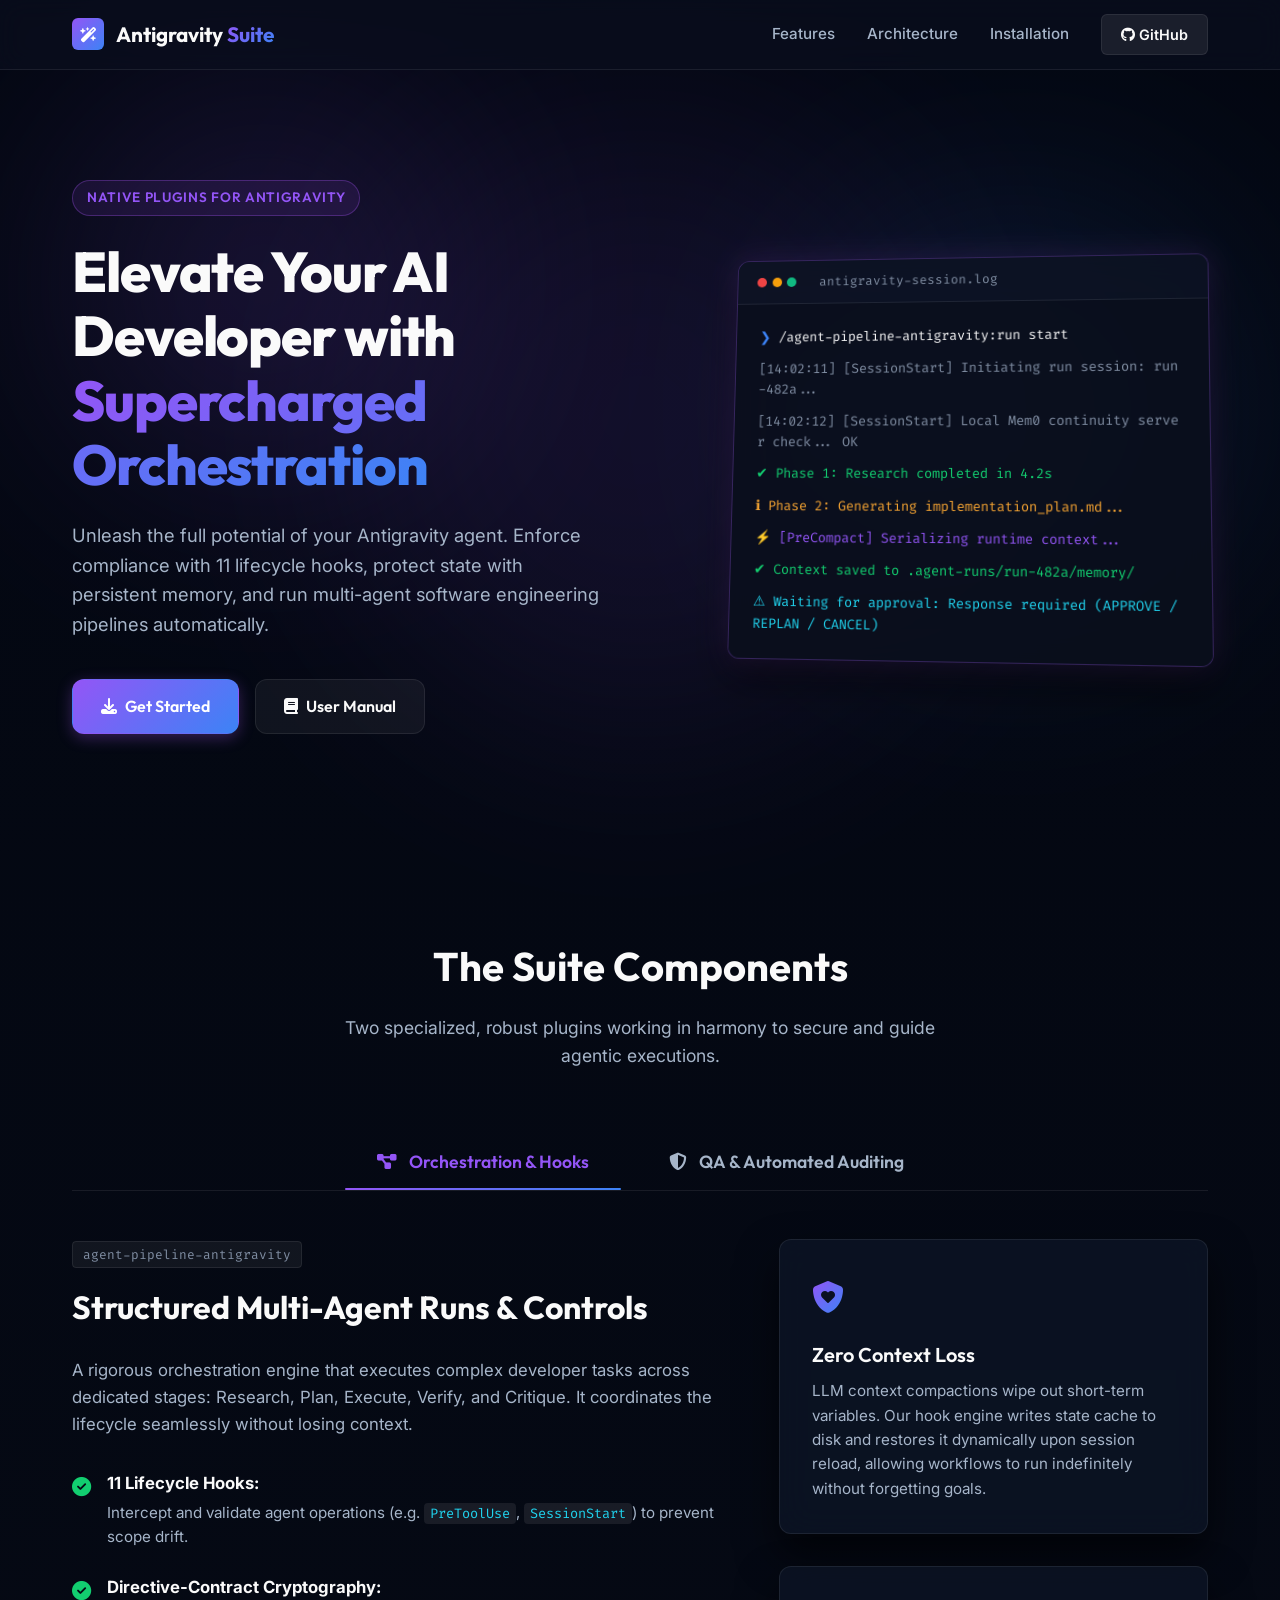
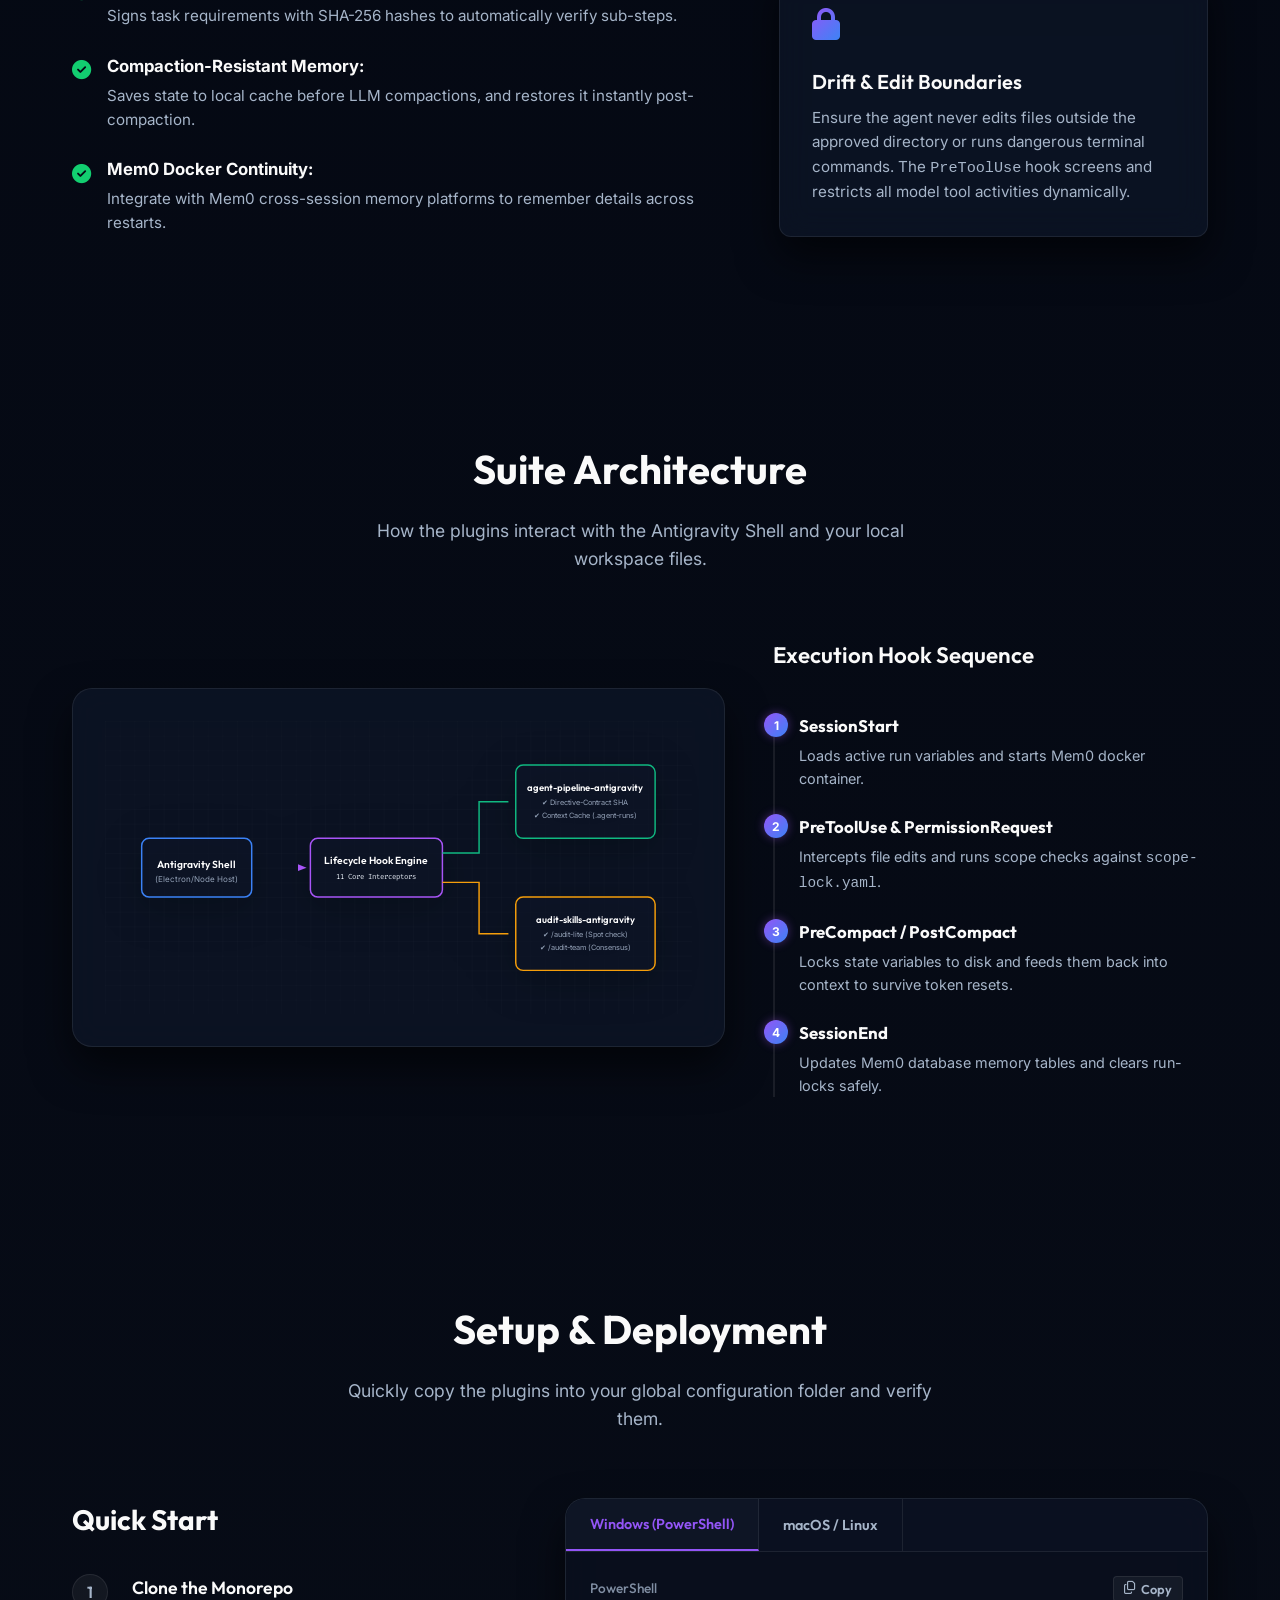
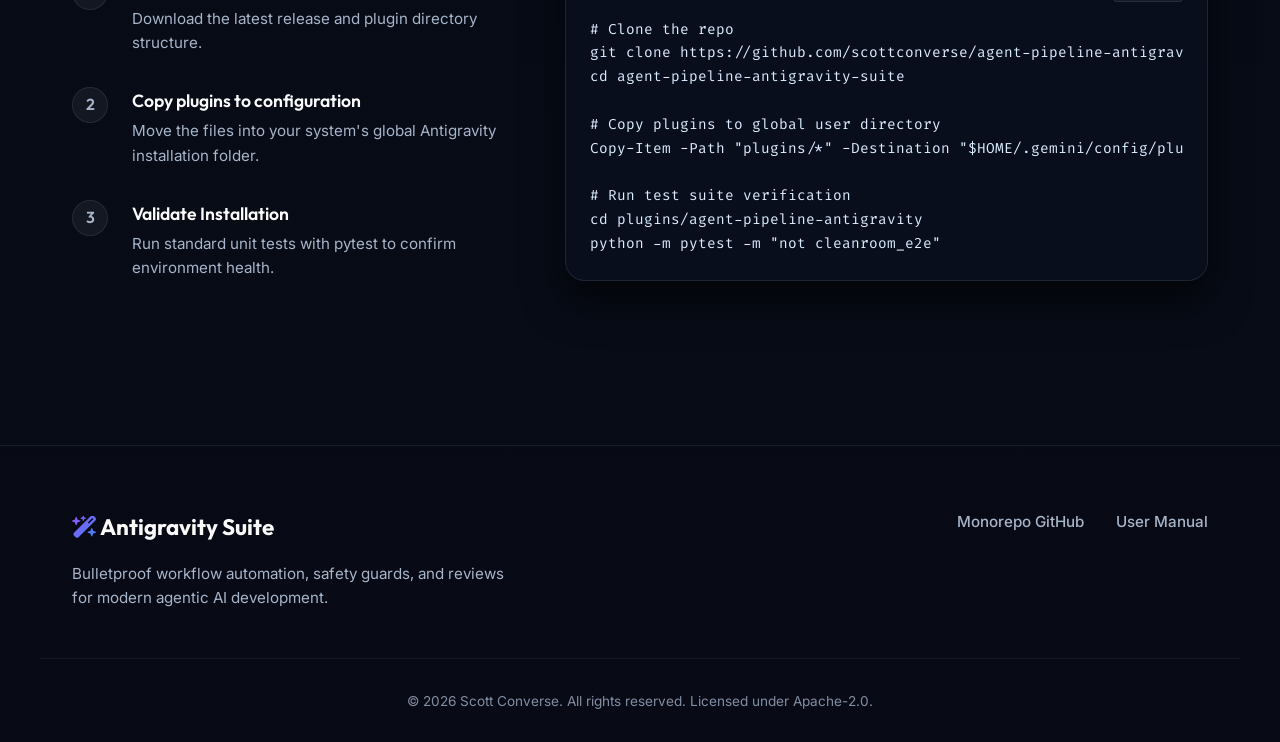
<file: docs/index.html>
<!DOCTYPE html>
<html lang="en">
<head>
  <meta charset="UTF-8">
  <meta name="viewport" content="width=device-width, initial-scale=1.0">
  <meta name="description" content="A premium suite of native plugins for the Antigravity agent. Features multi-stage orchestration, lifecycle hooks, and automated codebase auditing.">
  <title>Antigravity Agent Pipeline Suite — Premium Agentic Orchestration & Auditing</title>
  
  <!-- Google Fonts -->
  <link rel="preconnect" href="https://fonts.googleapis.com">
  <link rel="preconnect" href="https://fonts.gstatic.com" crossorigin>
  <link href="https://fonts.googleapis.com/css2?family=Inter:wght@300;400;500;600;700&family=Outfit:wght@400;500;600;700;800&family=Fira+Code:wght@400;500&display=swap" rel="stylesheet">
  
  <!-- FontAwesome Icons for modern aesthetic -->
  <link rel="stylesheet" href="https://cdnjs.cloudflare.com/ajax/libs/font-awesome/6.4.0/css/all.min.css">
  
  <!-- Custom Styling -->
  <link rel="stylesheet" href="styles.css">
</head>
<body>
  <!-- Header / Navigation -->
  <header class="navbar" id="site-header">
    <div class="nav-container">
      <a href="#" class="nav-logo" id="link-logo">
        <span class="logo-icon"><i class="fa-solid fa-wand-magic-sparkles"></i></span>
        <span class="logo-text">Antigravity <span class="text-gradient">Suite</span></span>
      </a>
      <nav class="nav-menu" id="nav-links">
        <a href="#features" class="nav-link" id="link-features">Features</a>
        <a href="#architecture" class="nav-link" id="link-architecture">Architecture</a>
        <a href="#installation" class="nav-link" id="link-install">Installation</a>
        <a href="https://github.com/scottconverse/agent-pipeline-antigravity-suite" class="nav-btn" id="link-github" target="_blank" rel="noopener">
          <i class="fa-brands fa-github"></i> GitHub
        </a>
      </nav>
    </div>
  </header>

  <!-- Hero Section -->
  <section class="hero-section" id="hero">
    <div class="glow-orb glow-orb-1"></div>
    <div class="glow-orb glow-orb-2"></div>
    <div class="hero-container">
      <div class="hero-content">
        <span class="badge" id="hero-badge">Native Plugins for Antigravity</span>
        <h1 class="hero-title" id="main-title">
          Elevate Your AI Developer with <span class="text-gradient">Supercharged Orchestration</span>
        </h1>
        <p class="hero-subtitle" id="hero-desc">
          Unleash the full potential of your Antigravity agent. Enforce compliance with 11 lifecycle hooks, protect state with persistent memory, and run multi-agent software engineering pipelines automatically.
        </p>
        <div class="hero-actions">
          <a href="#installation" class="btn btn-primary" id="btn-get-started">
            <i class="fa-solid fa-download"></i> Get Started
          </a>
          <a href="https://github.com/scottconverse/agent-pipeline-antigravity-suite/blob/main/USER-MANUAL.md" class="btn btn-secondary" id="btn-user-manual" target="_blank" rel="noopener">
            <i class="fa-solid fa-book"></i> User Manual
          </a>
        </div>
      </div>
      
      <!-- Interactive Preview/Illustration Component -->
      <div class="hero-preview" id="interactive-preview">
        <div class="preview-card glass">
          <div class="card-header">
            <div class="dots">
              <span class="dot red"></span>
              <span class="dot yellow"></span>
              <span class="dot green"></span>
            </div>
            <div class="tab-title">antigravity-session.log</div>
          </div>
          <div class="card-body console-code">
            <div class="line"><span class="c-blue">❯</span> /agent-pipeline-antigravity:run start</div>
            <div class="line c-gray">[14:02:11] [SessionStart] Initiating run session: run-482a...</div>
            <div class="line c-gray">[14:02:12] [SessionStart] Local Mem0 continuity server check... OK</div>
            <div class="line c-green">✔ Phase 1: Research completed in 4.2s</div>
            <div class="line c-yellow">ℹ Phase 2: Generating implementation_plan.md...</div>
            <div class="line c-purple">⚡ [PreCompact] Serializing runtime context...</div>
            <div class="line c-green">✔ Context saved to .agent-runs/run-482a/memory/</div>
            <div class="line c-cyan">⚠ Waiting for approval: Response required (APPROVE / REPLAN / CANCEL)</div>
          </div>
        </div>
      </div>
    </div>
  </section>

  <!-- Features Section -->
  <section class="features-section" id="features">
    <div class="section-container">
      <div class="section-header">
        <h2 class="section-title">The Suite Components</h2>
        <p class="section-subtitle">Two specialized, robust plugins working in harmony to secure and guide agentic executions.</p>
      </div>

      <!-- Feature Toggles / Tabs -->
      <div class="tabs-container">
        <div class="tabs-list" role="tablist">
          <button class="tab-btn active" id="tab-orchestrator" role="tab" aria-selected="true" aria-controls="panel-orchestrator">
            <i class="fa-solid fa-diagram-project"></i> Orchestration & Hooks
          </button>
          <button class="tab-btn" id="tab-auditor" role="tab" aria-selected="false" aria-controls="panel-auditor">
            <i class="fa-solid fa-shield-halved"></i> QA & Automated Auditing
          </button>
        </div>

        <!-- Orchestration Panel -->
        <div class="tab-panel active" id="panel-orchestrator" role="tabpanel" aria-labelledby="tab-orchestrator">
          <div class="panel-grid">
            <div class="panel-info">
              <span class="panel-badge">agent-pipeline-antigravity</span>
              <h3>Structured Multi-Agent Runs & Controls</h3>
              <p>A rigorous orchestration engine that executes complex developer tasks across dedicated stages: Research, Plan, Execute, Verify, and Critique. It coordinates the lifecycle seamlessly without losing context.</p>
              
              <ul class="feature-checklist">
                <li>
                  <span class="check-icon"><i class="fa-solid fa-circle-check"></i></span>
                  <div>
                    <strong>11 Lifecycle Hooks:</strong> Intercept and validate agent operations (e.g. <code>PreToolUse</code>, <code>SessionStart</code>) to prevent scope drift.
                  </div>
                </li>
                <li>
                  <span class="check-icon"><i class="fa-solid fa-circle-check"></i></span>
                  <div>
                    <strong>Directive-Contract Cryptography:</strong> Signs task requirements with SHA-256 hashes to automatically verify sub-steps.
                  </div>
                </li>
                <li>
                  <span class="check-icon"><i class="fa-solid fa-circle-check"></i></span>
                  <div>
                    <strong>Compaction-Resistant Memory:</strong> Saves state to local cache before LLM compactions, and restores it instantly post-compaction.
                  </div>
                </li>
                <li>
                  <span class="check-icon"><i class="fa-solid fa-circle-check"></i></span>
                  <div>
                    <strong>Mem0 Docker Continuity:</strong> Integrate with Mem0 cross-session memory platforms to remember details across restarts.
                  </div>
                </li>
              </ul>
            </div>
            <div class="panel-graphic">
              <div class="feature-card glass">
                <div class="feature-card-icon"><i class="fa-solid fa-shield-heart text-gradient"></i></div>
                <h4>Zero Context Loss</h4>
                <p>LLM context compactions wipe out short-term variables. Our hook engine writes state cache to disk and restores it dynamically upon session reload, allowing workflows to run indefinitely without forgetting goals.</p>
              </div>
              <div class="feature-card glass">
                <div class="feature-card-icon"><i class="fa-solid fa-lock text-gradient"></i></div>
                <h4>Drift & Edit Boundaries</h4>
                <p>Ensure the agent never edits files outside the approved directory or runs dangerous terminal commands. The <code>PreToolUse</code> hook screens and restricts all model tool activities dynamically.</p>
              </div>
            </div>
          </div>
        </div>

        <!-- Auditing Panel -->
        <div class="tab-panel" id="panel-auditor" role="tabpanel" aria-labelledby="tab-auditor">
          <div class="panel-grid">
            <div class="panel-info">
              <span class="panel-badge">audit-skills-antigravity</span>
              <h3>Consensus-Based Review & Verification</h3>
              <p>Elevate code quality using automated, role-based audits. Rather than relying on simple heuristics, these tools generate evidence-based audits complete with file locations, line references, and severe rollup logs.</p>
              
              <ul class="feature-checklist">
                <li>
                  <span class="check-icon"><i class="fa-solid fa-circle-check"></i></span>
                  <div>
                    <strong>Audit Lite:</strong> Quick, single-pass spot checks for small patches, bug fixes, or minor features, validating tests, docs, and code.
                  </div>
                </li>
                <li>
                  <span class="check-icon"><i class="fa-solid fa-circle-check"></i></span>
                  <div>
                    <strong>Audit Team:</strong> Simulates a 5-role expert panel (Security Expert, Lead UX, Staff Engineer, Technical Writer, Test Lead) to examine your changes.
                  </div>
                </li>
                <li>
                  <span class="check-icon"><i class="fa-solid fa-circle-check"></i></span>
                  <div>
                    <strong>Evidence-Based Validation:</strong> Every defect requires precise citations (files, line ranges, outputs) ensuring zero hallucinations.
                  </div>
                </li>
                <li>
                  <span class="check-icon"><i class="fa-solid fa-circle-check"></i></span>
                  <div>
                    <strong>Definition of Done (DoD) Checks:</strong> Standardized rollups into Blocker, Critical, Major, Minor, and Nit severities.
                  </div>
                </li>
              </ul>
            </div>
            <div class="panel-graphic">
              <div class="feature-card glass">
                <div class="feature-card-icon"><i class="fa-solid fa-people-group text-gradient"></i></div>
                <h4>5-Lens Simulation</h4>
                <p>Simulate specialized tech experts debating your PR. The Security Expert flags unsafe API usage while the Lead UX inspects accessibility, providing a holistic feedback loop before merging.</p>
              </div>
              <div class="feature-card glass">
                <div class="feature-card-icon"><i class="fa-solid fa-file-invoice text-gradient"></i></div>
                <h4>Actionable Reports</h4>
                <p>Generates rich, clean markdown audit reports directly in your workspace folder. Use reports as verification evidence for CI/CD gates or PR approvals.</p>
              </div>
            </div>
          </div>
        </div>
      </div>
    </div>
  </section>

  <!-- Architecture Section -->
  <section class="architecture-section" id="architecture">
    <div class="glow-orb glow-orb-3"></div>
    <div class="section-container">
      <div class="section-header">
        <h2 class="section-title">Suite Architecture</h2>
        <p class="section-subtitle">How the plugins interact with the Antigravity Shell and your local workspace files.</p>
      </div>

      <div class="arch-container">
        <!-- SVG diagram replacing basic placeholders -->
        <div class="arch-visual-wrapper glass">
          <svg class="arch-svg" viewBox="0 0 800 400" width="100%" height="100%" xmlns="http://www.w3.org/2000/svg">
            <defs>
              <linearGradient id="glowGrad" x1="0%" y1="0%" x2="100%" y2="100%">
                <stop offset="0%" stop-color="#a855f7" stop-opacity="0.8"/>
                <stop offset="100%" stop-color="#3b82f6" stop-opacity="0.8"/>
              </linearGradient>
              <linearGradient id="lineGrad" x1="0%" y1="0%" x2="100%" y2="0%">
                <stop offset="0%" stop-color="#3b82f6" stop-opacity="0.2"/>
                <stop offset="50%" stop-color="#a855f7" stop-opacity="0.8"/>
                <stop offset="100%" stop-color="#3b82f6" stop-opacity="0.2"/>
              </linearGradient>
            </defs>

            <!-- Grid Background Pattern -->
            <pattern id="grid" width="20" height="20" patternUnits="userSpaceOnUse">
              <path d="M 20 0 L 0 0 0 20" fill="none" stroke="rgba(255, 255, 255, 0.03)" stroke-width="1"/>
            </pattern>
            <rect width="100%" height="100%" fill="url(#grid)" />

            <!-- Core Nodes -->
            <!-- Host Shell -->
            <rect x="50" y="160" width="150" height="80" rx="10" fill="rgba(15, 23, 42, 0.6)" stroke="#3b82f6" stroke-width="2" class="svg-node" />
            <text x="125" y="200" fill="#fff" font-family="'Outfit', sans-serif" font-size="14" font-weight="600" text-anchor="middle">Antigravity Shell</text>
            <text x="125" y="220" fill="#94a3b8" font-family="'Inter', sans-serif" font-size="11" text-anchor="middle">(Electron/Node Host)</text>

            <!-- Hook Engine -->
            <rect x="280" y="160" width="180" height="80" rx="10" fill="rgba(15, 23, 42, 0.6)" stroke="#a855f7" stroke-width="2" class="svg-node" />
            <text x="370" y="195" fill="#fff" font-family="'Outfit', sans-serif" font-size="14" font-weight="600" text-anchor="middle">Lifecycle Hook Engine</text>
            <text x="370" y="215" fill="#e2e8f0" font-family="'Fira Code', sans-serif" font-size="10" text-anchor="middle">11 Core Interceptors</text>

            <!-- Plugin 1: Orchestration -->
            <rect x="560" y="60" width="190" height="100" rx="10" fill="rgba(15, 23, 42, 0.6)" stroke="#10b981" stroke-width="2" class="svg-node" />
            <text x="655" y="95" fill="#fff" font-family="'Outfit', sans-serif" font-size="13" font-weight="600" text-anchor="middle">agent-pipeline-antigravity</text>
            <text x="655" y="115" fill="#94a3b8" font-family="'Inter', sans-serif" font-size="10" text-anchor="middle">✔ Directive-Contract SHA</text>
            <text x="655" y="132" fill="#94a3b8" font-family="'Inter', sans-serif" font-size="10" text-anchor="middle">✔ Context Cache (.agent-runs)</text>

            <!-- Plugin 2: Auditing -->
            <rect x="560" y="240" width="190" height="100" rx="10" fill="rgba(15, 23, 42, 0.6)" stroke="#f59e0b" stroke-width="2" class="svg-node" />
            <text x="655" y="275" fill="#fff" font-family="'Outfit', sans-serif" font-size="13" font-weight="600" text-anchor="middle">audit-skills-antigravity</text>
            <text x="655" y="295" fill="#94a3b8" font-family="'Inter', sans-serif" font-size="10" text-anchor="middle">✔ /audit-lite (Spot check)</text>
            <text x="655" y="312" fill="#94a3b8" font-family="'Inter', sans-serif" font-size="10" text-anchor="middle">✔ /audit-team (Consensus)</text>

            <!-- Connections -->
            <!-- Arrow Host to Hooks -->
            <path d="M 200 200 L 270 200" fill="none" stroke="url(#glowGrad)" stroke-width="2" marker-end="url(#arrow)" />
            
            <!-- Arrow Hooks to Plugin 1 -->
            <path d="M 460 180 L 510 180 L 510 110 L 550 110" fill="none" stroke="#10b981" stroke-width="2" />
            
            <!-- Arrow Hooks to Plugin 2 -->
            <path d="M 460 220 L 510 220 L 510 290 L 550 290" fill="none" stroke="#f59e0b" stroke-width="2" />

            <!-- Markers -->
            <defs>
              <marker id="arrow" viewBox="0 0 10 10" refX="6" refY="5" markerWidth="6" markerHeight="6" orient="auto-start-reverse">
                <path d="M 0 1 L 10 5 L 0 9 z" fill="#a855f7" />
              </marker>
            </defs>
          </svg>
        </div>

        <div class="lifecycle-timeline">
          <h4>Execution Hook Sequence</h4>
          <div class="timeline-steps">
            <div class="timeline-step">
              <span class="step-num">1</span>
              <div>
                <strong>SessionStart</strong>
                <p>Loads active run variables and starts Mem0 docker container.</p>
              </div>
            </div>
            <div class="timeline-step">
              <span class="step-num">2</span>
              <div>
                <strong>PreToolUse & PermissionRequest</strong>
                <p>Intercepts file edits and runs scope checks against <code>scope-lock.yaml</code>.</p>
              </div>
            </div>
            <div class="timeline-step">
              <span class="step-num">3</span>
              <div>
                <strong>PreCompact / PostCompact</strong>
                <p>Locks state variables to disk and feeds them back into context to survive token resets.</p>
              </div>
            </div>
            <div class="timeline-step">
              <span class="step-num">4</span>
              <div>
                <strong>SessionEnd</strong>
                <p>Updates Mem0 database memory tables and clears run-locks safely.</p>
              </div>
            </div>
          </div>
        </div>
      </div>
    </div>
  </section>

  <!-- Installation & Usage Section -->
  <section class="installation-section" id="installation">
    <div class="section-container">
      <div class="section-header">
        <h2 class="section-title">Setup & Deployment</h2>
        <p class="section-subtitle">Quickly copy the plugins into your global configuration folder and verify them.</p>
      </div>

      <div class="setup-grid">
        <div class="setup-steps">
          <h3>Quick Start</h3>
          
          <div class="setup-step-item">
            <div class="step-badge">1</div>
            <div>
              <h4>Clone the Monorepo</h4>
              <p>Download the latest release and plugin directory structure.</p>
            </div>
          </div>

          <div class="setup-step-item">
            <div class="step-badge">2</div>
            <div>
              <h4>Copy plugins to configuration</h4>
              <p>Move the files into your system's global Antigravity installation folder.</p>
            </div>
          </div>

          <div class="setup-step-item">
            <div class="step-badge">3</div>
            <div>
              <h4>Validate Installation</h4>
              <p>Run standard unit tests with pytest to confirm environment health.</p>
            </div>
          </div>
        </div>

        <div class="setup-code glass">
          <div class="code-tabs">
            <button class="code-tab active" id="code-btn-windows">Windows (PowerShell)</button>
            <button class="code-tab" id="code-btn-unix">macOS / Linux</button>
          </div>
          
          <!-- Windows Code Panel -->
          <div class="code-panel active" id="code-panel-windows">
            <div class="code-header">
              <span>PowerShell</span>
              <button class="copy-btn" id="copy-btn-win" aria-label="Copy code block">
                <i class="fa-regular fa-copy"></i> Copy
              </button>
            </div>
            <pre><code class="language-powershell"># Clone the repo
git clone https://github.com/scottconverse/agent-pipeline-antigravity-suite.git
cd agent-pipeline-antigravity-suite

# Copy plugins to global user directory
Copy-Item -Path "plugins/*" -Destination "$HOME/.gemini/config/plugins" -Recurse -Force

# Run test suite verification
cd plugins/agent-pipeline-antigravity
python -m pytest -m "not cleanroom_e2e"</code></pre>
          </div>

          <!-- Unix Code Panel -->
          <div class="code-panel" id="code-panel-unix">
            <div class="code-header">
              <span>Bash</span>
              <button class="copy-btn" id="copy-btn-unix" aria-label="Copy code block">
                <i class="fa-regular fa-copy"></i> Copy
              </button>
            </div>
            <pre><code class="language-bash"># Clone the repo
git clone https://github.com/scottconverse/agent-pipeline-antigravity-suite.git
cd agent-pipeline-antigravity-suite

# Copy plugins to global user directory
cp -R plugins/* ~/.gemini/config/plugins/

# Run test suite verification
cd plugins/agent-pipeline-antigravity
python -m pytest -m "not cleanroom_e2e"</code></pre>
          </div>
        </div>
      </div>
    </div>
  </section>

  <!-- Footer Section -->
  <footer class="footer" id="site-footer">
    <div class="footer-container">
      <div class="footer-info">
        <p class="footer-logo"><i class="fa-solid fa-wand-magic-sparkles text-gradient"></i> Antigravity Suite</p>
        <p class="footer-tagline">Bulletproof workflow automation, safety guards, and reviews for modern agentic AI development.</p>
      </div>
      <div class="footer-links">
        <a href="https://github.com/scottconverse/agent-pipeline-antigravity-suite" target="_blank" rel="noopener">Monorepo GitHub</a>
        <a href="https://github.com/scottconverse/agent-pipeline-antigravity-suite/blob/main/USER-MANUAL.md" target="_blank" rel="noopener">User Manual</a>
      </div>
    </div>
    <div class="footer-bottom">
      <p>&copy; 2026 Scott Converse. All rights reserved. Licensed under Apache-2.0.</p>
    </div>
  </footer>

  <!-- Interactivity Script -->
  <script>
    // Tab switching for plugins
    const tabOrchestrator = document.getElementById('tab-orchestrator');
    const tabAuditor = document.getElementById('tab-auditor');
    const panelOrchestrator = document.getElementById('panel-orchestrator');
    const panelAuditor = document.getElementById('panel-auditor');

    tabOrchestrator.addEventListener('click', () => {
      tabOrchestrator.classList.add('active');
      tabOrchestrator.setAttribute('aria-selected', 'true');
      tabAuditor.classList.remove('active');
      tabAuditor.setAttribute('aria-selected', 'false');
      panelOrchestrator.classList.add('active');
      panelAuditor.classList.remove('active');
    });

    tabAuditor.addEventListener('click', () => {
      tabAuditor.classList.add('active');
      tabAuditor.setAttribute('aria-selected', 'true');
      tabOrchestrator.classList.remove('active');
      tabOrchestrator.setAttribute('aria-selected', 'false');
      panelAuditor.classList.add('active');
      panelOrchestrator.classList.remove('active');
    });

    // Tab switching for code installation panels
    const codeBtnWindows = document.getElementById('code-btn-windows');
    const codeBtnUnix = document.getElementById('code-btn-unix');
    const codePanelWindows = document.getElementById('code-panel-windows');
    const codePanelUnix = document.getElementById('code-panel-unix');

    codeBtnWindows.addEventListener('click', () => {
      codeBtnWindows.classList.add('active');
      codeBtnUnix.classList.remove('active');
      codePanelWindows.classList.add('active');
      codePanelUnix.classList.remove('active');
    });

    codeBtnUnix.addEventListener('click', () => {
      codeBtnUnix.classList.add('active');
      codeBtnWindows.classList.remove('active');
      codePanelUnix.classList.add('active');
      codePanelWindows.classList.remove('active');
    });

    // Clipboard Copy implementation
    function setupCopyButton(btnId, panelId) {
      const button = document.getElementById(btnId);
      const panel = document.getElementById(panelId);
      
      button.addEventListener('click', () => {
        const codeText = panel.querySelector('pre code').innerText;
        navigator.clipboard.writeText(codeText).then(() => {
          const originalHTML = button.innerHTML;
          button.innerHTML = '<i class="fa-solid fa-check c-green"></i> Copied!';
          setTimeout(() => {
            button.innerHTML = originalHTML;
          }, 2000);
        }).catch(err => {
          console.error('Failed to copy to clipboard', err);
        });
      });
    }

    setupCopyButton('copy-btn-win', 'code-panel-windows');
    setupCopyButton('copy-btn-unix', 'code-panel-unix');
  </script>
</body>
</html>
</file>
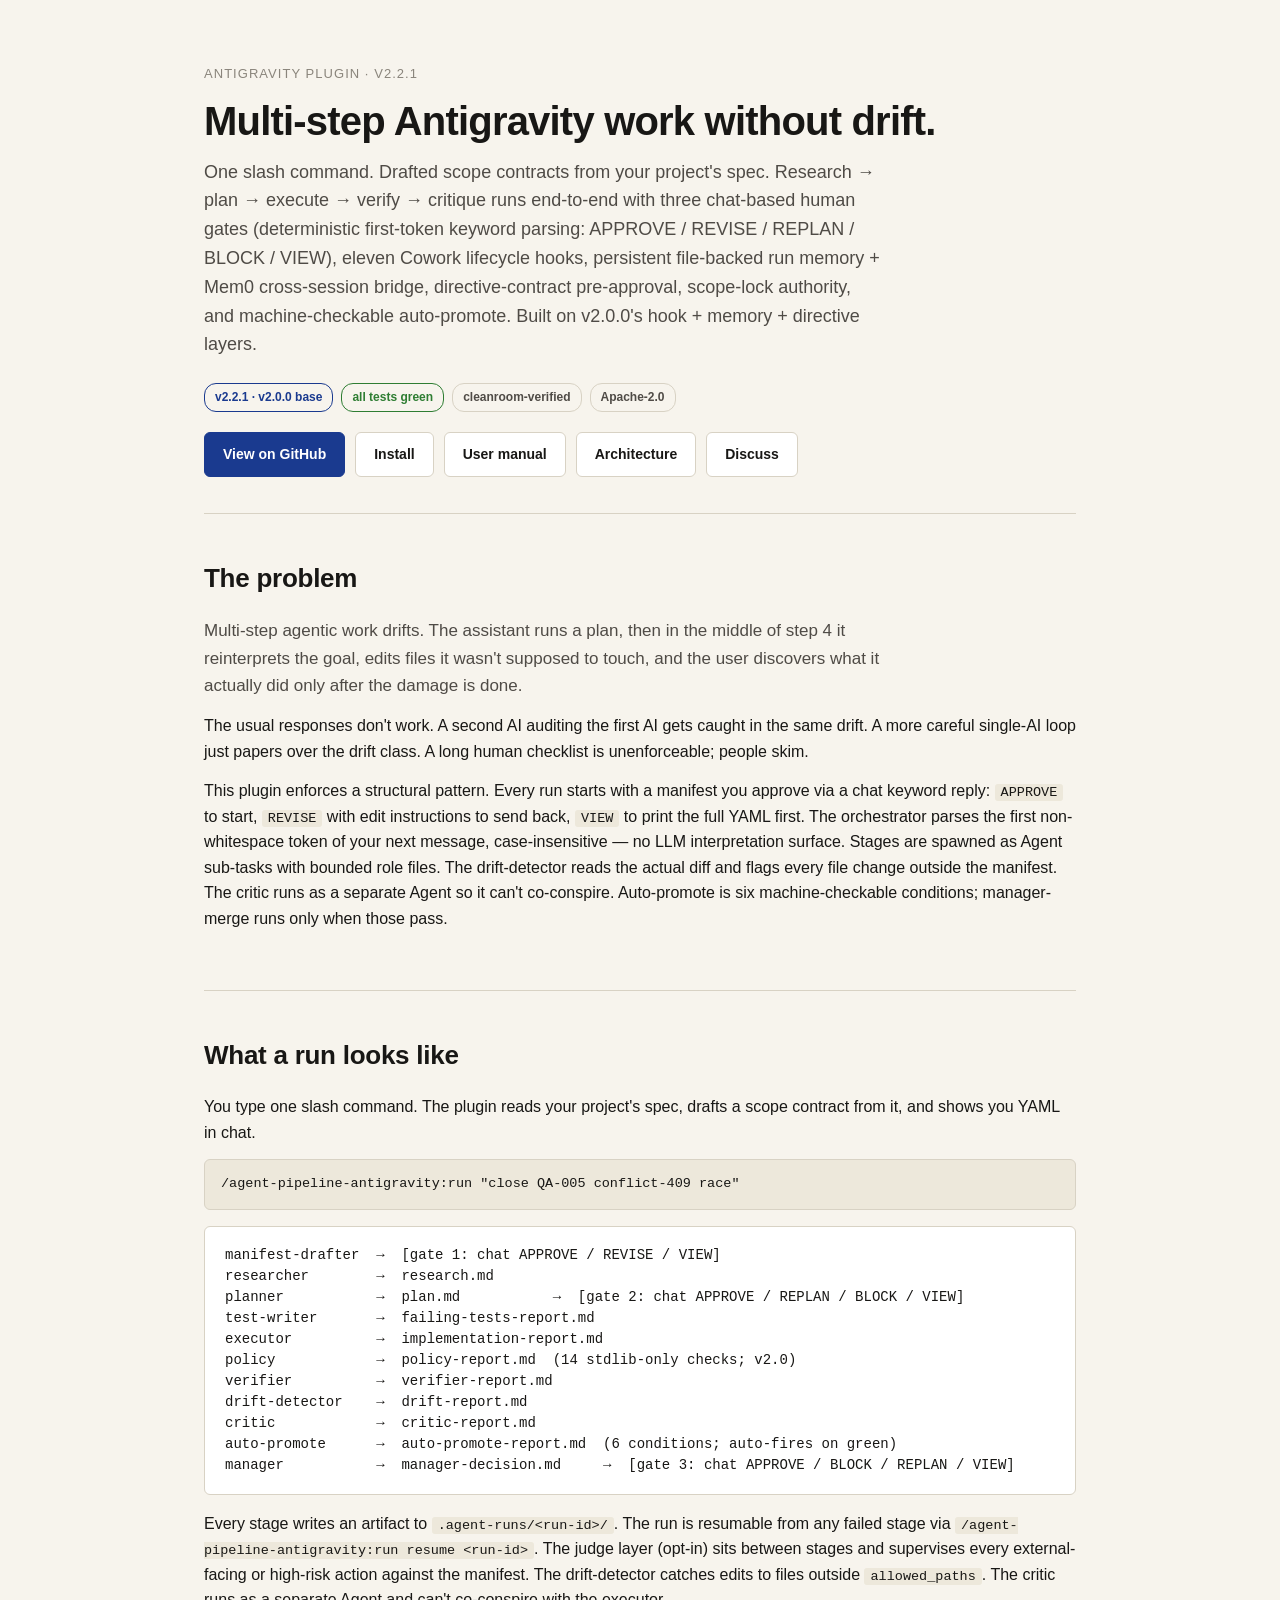
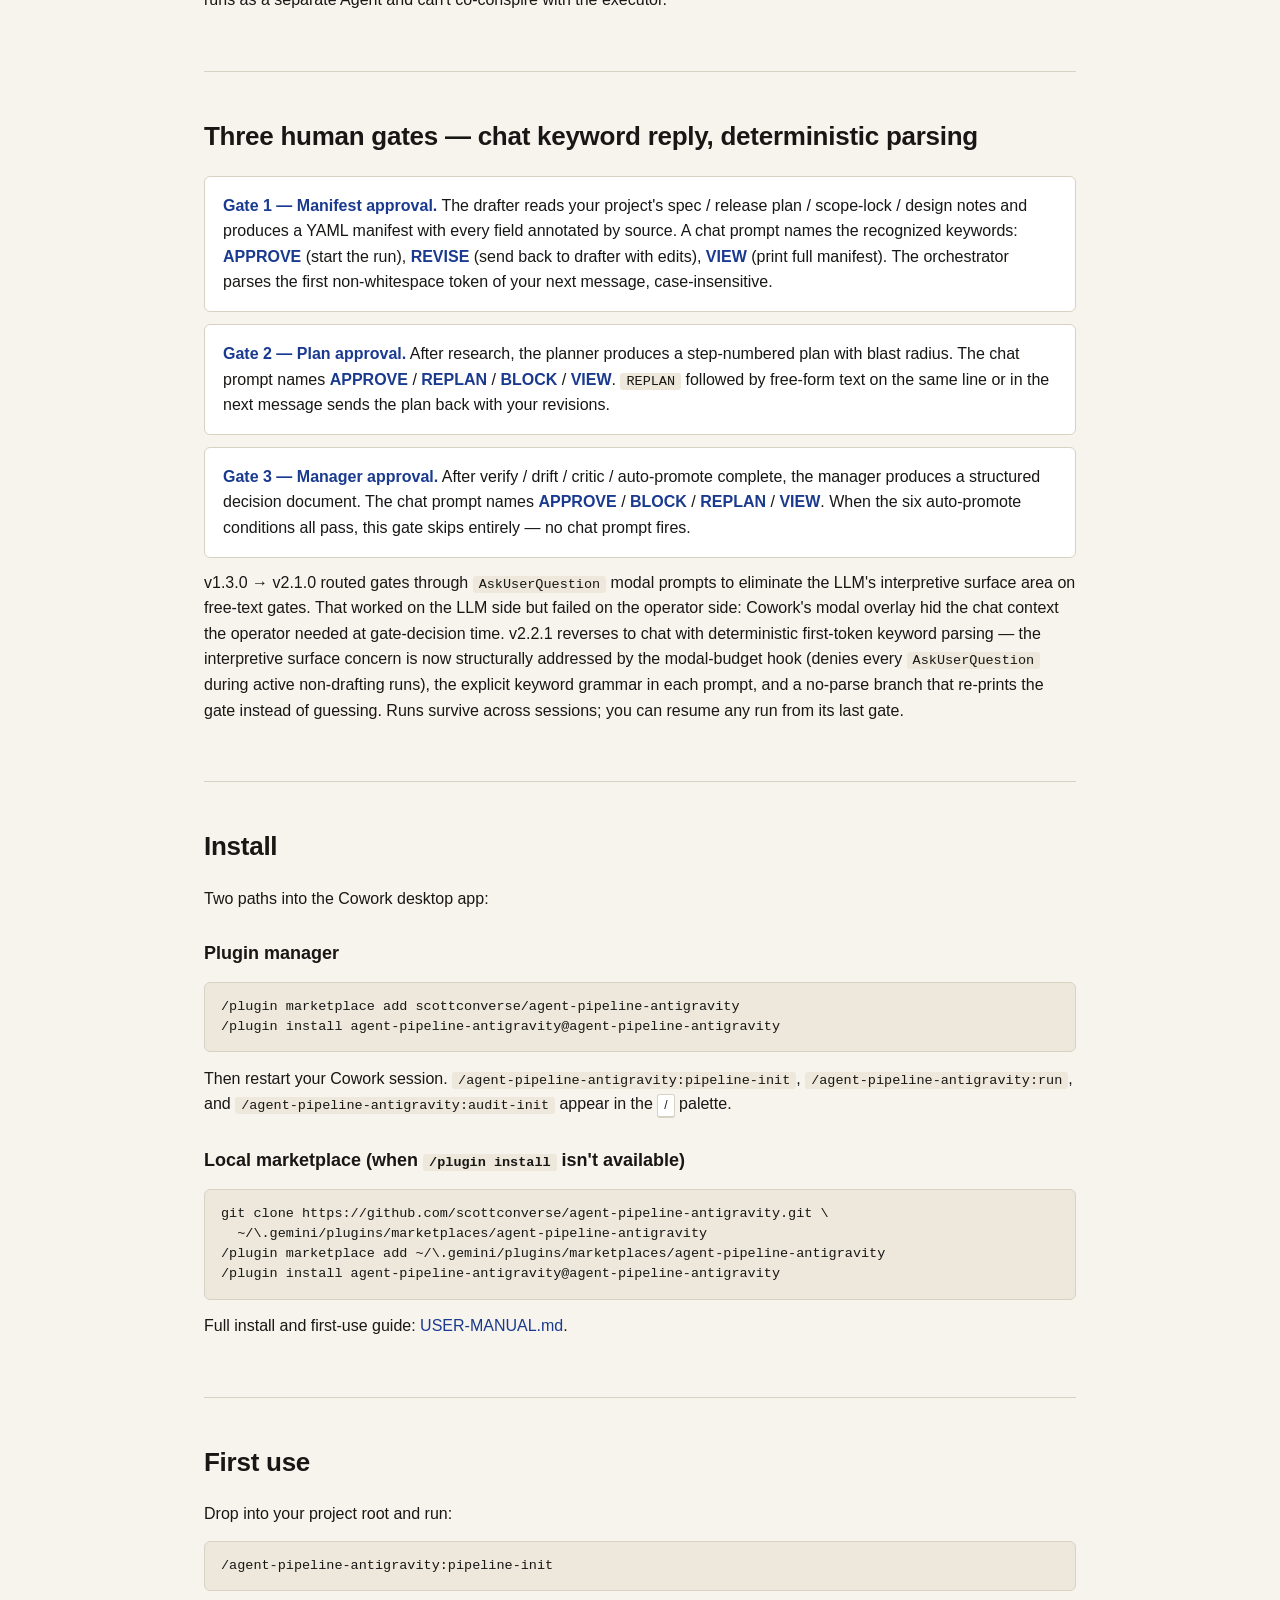
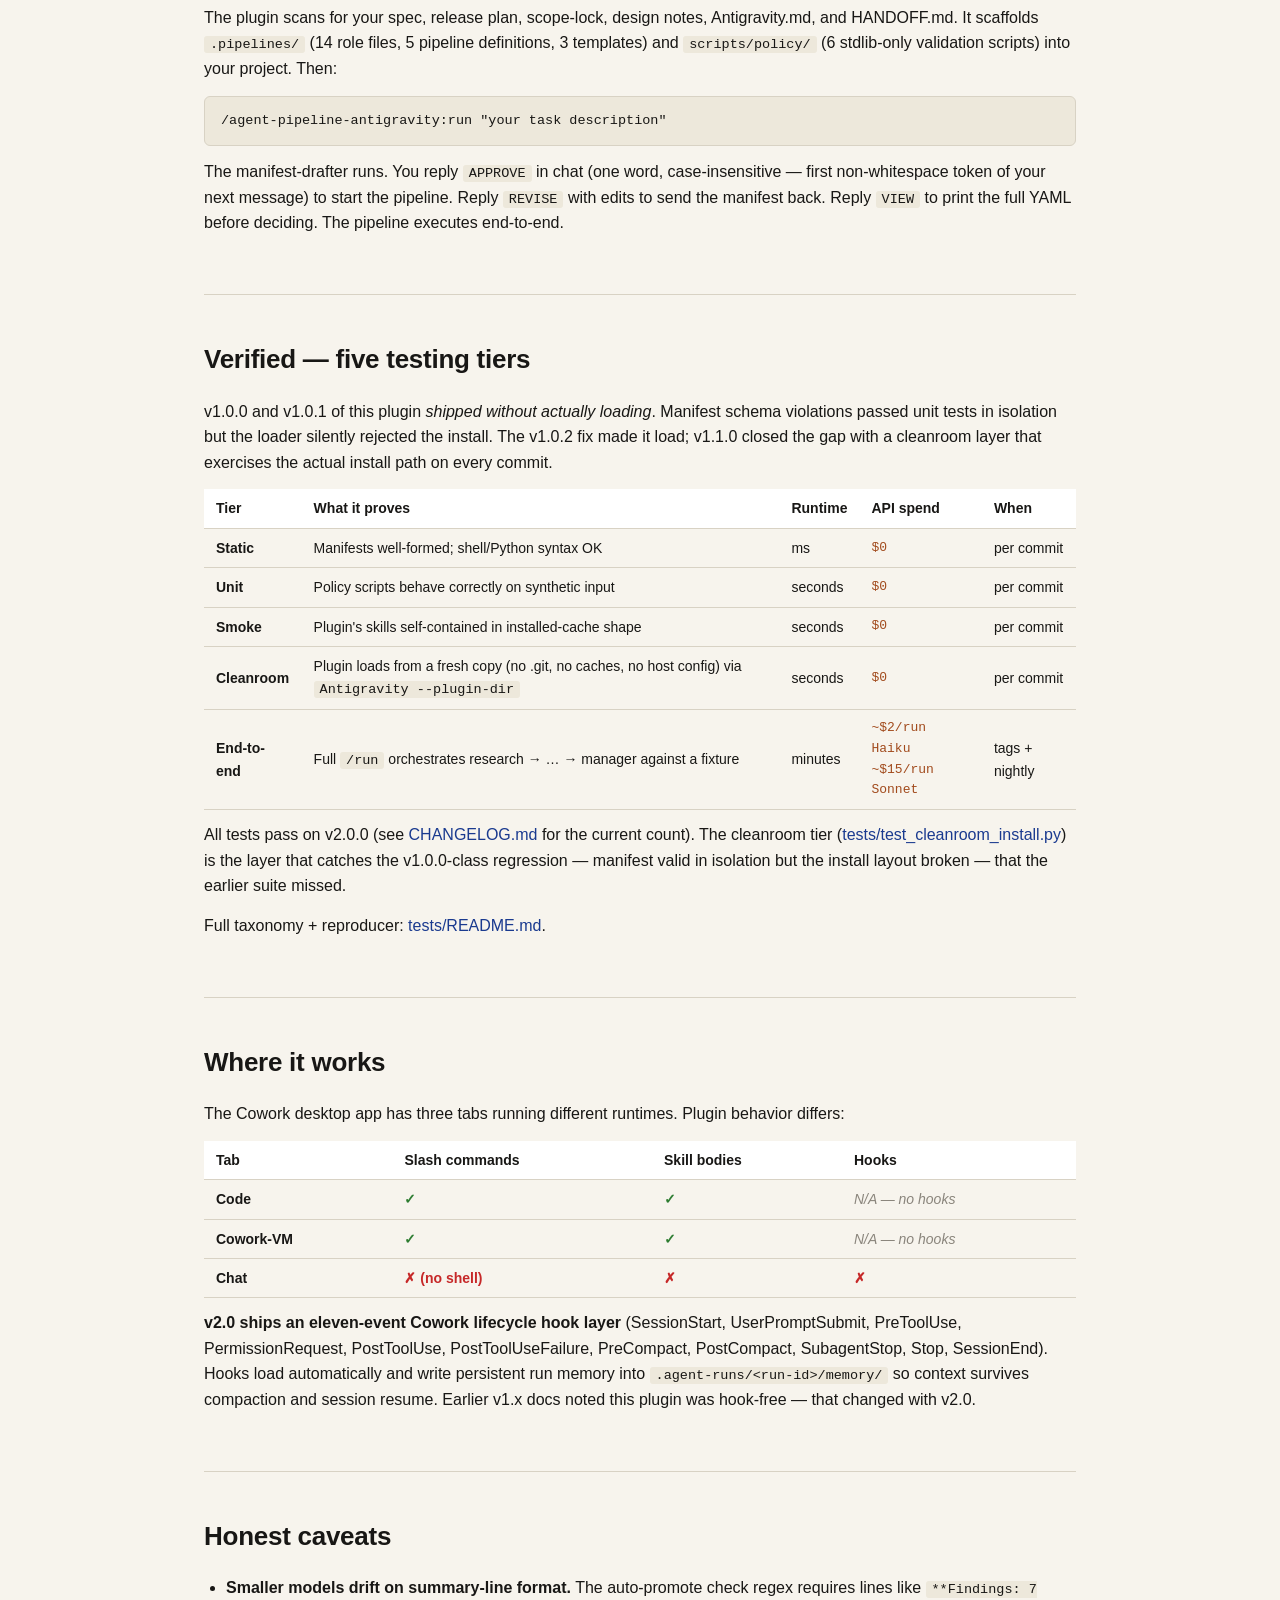
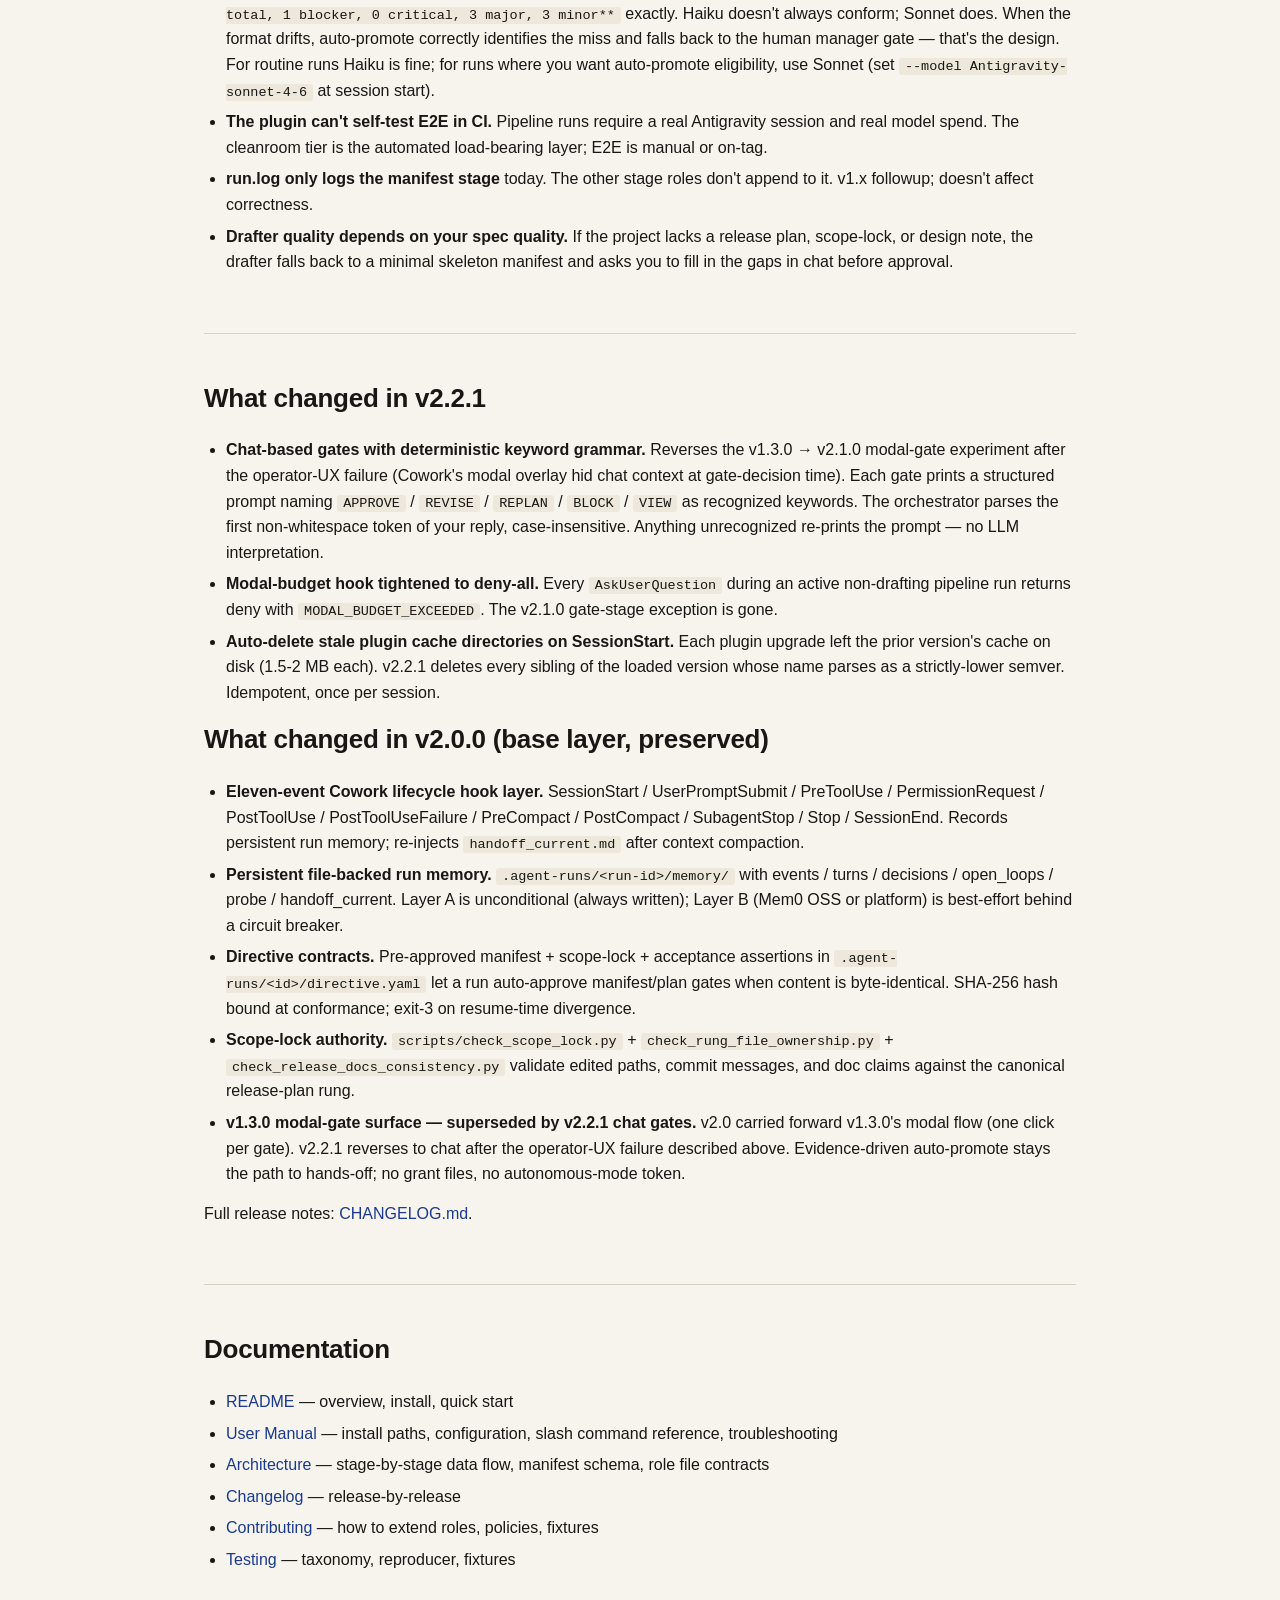
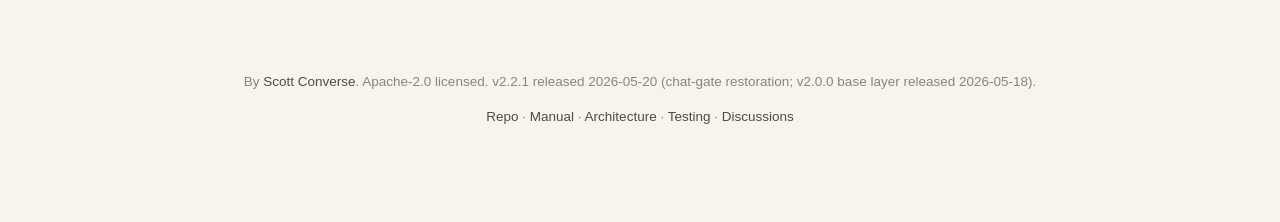
<file: plugins/agent-pipeline-antigravity/docs/index.html>
<!DOCTYPE html>
<html lang="en">
<head>
<meta charset="UTF-8">
<meta name="viewport" content="width=device-width, initial-scale=1.0">
<title>agent-pipeline-antigravity — multi-step Antigravity work without drift</title>
<meta name="description" content="A Antigravity plugin that runs research → plan → execute → verify → critique end-to-end with three chat-based human gates, an opt-in real-time judge, and machine-checkable auto-promote. One slash command. Drafted scope contracts from your project's spec.">
<style>
:root {
  --fg: #181715;
  --fg-muted: #4f4b46;
  --fg-faint: #8a857c;
  --bg: #f7f4ed;
  --bg-card: #ffffff;
  --accent: #1a3a8f;
  --accent-fg: #ffffff;
  --rust: #a14a1c;
  --moss: #3d6438;
  --border: #d8d2c4;
  --code-bg: #ede8db;
  --good: #2e7d32;
  --warn: #c62828;
}
@media (prefers-color-scheme: dark) {
  :root {
    --fg: #ece8df;
    --fg-muted: #b5b0a3;
    --fg-faint: #88847b;
    --bg: #161512;
    --bg-card: #1e1d19;
    --accent: #6a8fd8;
    --accent-fg: #161512;
    --rust: #d18055;
    --moss: #7eb178;
    --border: #34312b;
    --code-bg: #25231e;
    --good: #82c98a;
    --warn: #ef8989;
  }
}
* { box-sizing: border-box; }
html, body { margin: 0; padding: 0; }
body {
  font-family: -apple-system, BlinkMacSystemFont, "Segoe UI", Roboto, "Helvetica Neue", Arial, sans-serif;
  font-size: 16px;
  line-height: 1.6;
  color: var(--fg);
  background: var(--bg);
  -webkit-font-smoothing: antialiased;
}
.wrap { max-width: 920px; margin: 0 auto; padding: 0 24px; }
header { padding: 64px 0 36px; border-bottom: 1px solid var(--border); }
header .eyebrow {
  font-size: 13px; color: var(--fg-faint);
  text-transform: uppercase; letter-spacing: 0.08em;
  margin-bottom: 14px;
}
header h1 {
  font-size: 40px; line-height: 1.12;
  margin: 0 0 14px; font-weight: 700; letter-spacing: -0.02em;
}
header .tagline {
  font-size: 18px; color: var(--fg-muted); margin: 0 0 24px; max-width: 680px;
}
.badges {
  display: flex; gap: 8px; flex-wrap: wrap;
  margin: 0 0 20px;
}
.badge {
  font-size: 12px; font-weight: 600;
  padding: 4px 10px; border-radius: 12px;
  border: 1px solid var(--border); color: var(--fg-muted);
}
.badge.version { color: var(--accent); border-color: var(--accent); }
.badge.tests { color: var(--good); border-color: var(--good); }
.cta-row { display: flex; flex-wrap: wrap; gap: 10px; }
.btn {
  display: inline-block; padding: 10px 18px;
  font-size: 14px; font-weight: 600; text-decoration: none;
  border-radius: 6px; border: 1px solid var(--border);
  background: var(--bg-card); color: var(--fg);
  transition: transform 0.08s ease;
}
.btn:hover { transform: translateY(-1px); }
.btn.primary { background: var(--accent); color: var(--accent-fg); border-color: var(--accent); }
section { padding: 44px 0; border-bottom: 1px solid var(--border); }
section:last-of-type { border-bottom: none; }
h2 { font-size: 26px; margin: 0 0 18px; font-weight: 700; letter-spacing: -0.01em; }
h3 { font-size: 18px; margin: 28px 0 8px; font-weight: 600; }
p { margin: 0 0 14px; }
p.lead { font-size: 17px; color: var(--fg-muted); max-width: 680px; }
ul, ol { margin: 0 0 14px; padding-left: 22px; }
li { margin-bottom: 6px; }
a { color: var(--accent); text-decoration: none; }
a:hover { text-decoration: underline; }
code, pre {
  font-family: "SF Mono", Consolas, "Liberation Mono", monospace;
  font-size: 13.5px;
}
code { background: var(--code-bg); padding: 1px 6px; border-radius: 3px; }
pre {
  background: var(--code-bg); padding: 14px 16px; border-radius: 6px;
  overflow-x: auto; line-height: 1.5; border: 1px solid var(--border);
}
pre code { background: none; padding: 0; }
.matrix {
  width: 100%; border-collapse: collapse; margin: 12px 0;
  font-size: 14px;
}
.matrix th, .matrix td {
  text-align: left; padding: 8px 12px;
  border-bottom: 1px solid var(--border);
}
.matrix th { background: var(--bg-card); font-weight: 600; }
.matrix td.yes { color: var(--good); font-weight: 600; }
.matrix td.no  { color: var(--warn); font-weight: 600; }
.matrix td.faint { color: var(--fg-faint); font-style: italic; }
.matrix td.cost { color: var(--rust); font-family: "SF Mono", Consolas, monospace; font-size: 13px; }
.stage-flow {
  font-family: "SF Mono", Consolas, monospace;
  font-size: 14px;
  padding: 18px 20px;
  background: var(--bg-card);
  border: 1px solid var(--border);
  border-radius: 6px;
  margin: 16px 0;
  overflow-x: auto;
  white-space: pre;
  line-height: 1.5;
}
.note {
  background: var(--bg-card);
  border: 1px solid var(--border);
  border-left: 3px solid var(--accent);
  padding: 14px 16px;
  border-radius: 4px;
  margin: 16px 0;
  font-size: 14.5px;
  color: var(--fg-muted);
}
.note strong { color: var(--fg); }
.gate-card {
  background: var(--bg-card);
  border: 1px solid var(--border);
  border-radius: 6px;
  padding: 16px 18px;
  margin: 12px 0;
}
.gate-card strong { color: var(--accent); }
footer {
  padding: 40px 0 80px; font-size: 13.5px;
  color: var(--fg-faint); text-align: center;
}
footer a { color: var(--fg-muted); }
.kbd {
  display: inline-block; padding: 1px 6px;
  font-size: 12px; border: 1px solid var(--border);
  border-bottom-width: 2px; border-radius: 3px;
  background: var(--bg-card); color: var(--fg);
}
</style>
</head>
<body>
<div class="wrap">

<header>
  <div class="eyebrow">Antigravity plugin · v2.2.1</div>
  <h1>Multi-step Antigravity work without drift.</h1>
  <p class="tagline">One slash command. Drafted scope contracts from your project's spec. Research → plan → execute → verify → critique runs end-to-end with three chat-based human gates (deterministic first-token keyword parsing: APPROVE / REVISE / REPLAN / BLOCK / VIEW), eleven Cowork lifecycle hooks, persistent file-backed run memory + Mem0 cross-session bridge, directive-contract pre-approval, scope-lock authority, and machine-checkable auto-promote. Built on v2.0.0's hook + memory + directive layers.</p>
  <div class="badges">
    <span class="badge version">v2.2.1 · v2.0.0 base</span>
    <span class="badge tests">all tests green</span>
    <span class="badge">cleanroom-verified</span>
    <span class="badge">Apache-2.0</span>
  </div>
  <div class="cta-row">
    <a class="btn primary" href="https://github.com/scottconverse/agent-pipeline-antigravity">View on GitHub</a>
    <a class="btn" href="#install">Install</a>
    <a class="btn" href="https://github.com/scottconverse/agent-pipeline-antigravity/blob/main/USER-MANUAL.md">User manual</a>
    <a class="btn" href="https://github.com/scottconverse/agent-pipeline-antigravity/blob/main/ARCHITECTURE.md">Architecture</a>
    <a class="btn" href="https://github.com/scottconverse/agent-pipeline-antigravity/discussions">Discuss</a>
  </div>
</header>

<section>
  <h2>The problem</h2>
  <p class="lead">Multi-step agentic work drifts. The assistant runs a plan, then in the middle of step 4 it reinterprets the goal, edits files it wasn't supposed to touch, and the user discovers what it actually did only after the damage is done.</p>
  <p>The usual responses don't work. A second AI auditing the first AI gets caught in the same drift. A more careful single-AI loop just papers over the drift class. A long human checklist is unenforceable; people skim.</p>
  <p>This plugin enforces a structural pattern. Every run starts with a manifest you approve via a chat keyword reply: <code>APPROVE</code> to start, <code>REVISE</code> with edit instructions to send back, <code>VIEW</code> to print the full YAML first. The orchestrator parses the first non-whitespace token of your next message, case-insensitive — no LLM interpretation surface. Stages are spawned as Agent sub-tasks with bounded role files. The drift-detector reads the actual diff and flags every file change outside the manifest. The critic runs as a separate Agent so it can't co-conspire. Auto-promote is six machine-checkable conditions; manager-merge runs only when those pass.</p>
</section>

<section id="what-it-does">
  <h2>What a run looks like</h2>
  <p>You type one slash command. The plugin reads your project's spec, drafts a scope contract from it, and shows you YAML in chat.</p>
  <pre><code>/agent-pipeline-antigravity:run "close QA-005 conflict-409 race"</code></pre>
  <div class="stage-flow">manifest-drafter  →  [gate 1: chat APPROVE / REVISE / VIEW]
researcher        →  research.md
planner           →  plan.md           →  [gate 2: chat APPROVE / REPLAN / BLOCK / VIEW]
test-writer       →  failing-tests-report.md
executor          →  implementation-report.md
policy            →  policy-report.md  (14 stdlib-only checks; v2.0)
verifier          →  verifier-report.md
drift-detector    →  drift-report.md
critic            →  critic-report.md
auto-promote      →  auto-promote-report.md  (6 conditions; auto-fires on green)
manager           →  manager-decision.md     →  [gate 3: chat APPROVE / BLOCK / REPLAN / VIEW]</div>
  <p>Every stage writes an artifact to <code>.agent-runs/&lt;run-id&gt;/</code>. The run is resumable from any failed stage via <code>/agent-pipeline-antigravity:run resume &lt;run-id&gt;</code>. The judge layer (opt-in) sits between stages and supervises every external-facing or high-risk action against the manifest. The drift-detector catches edits to files outside <code>allowed_paths</code>. The critic runs as a separate Agent and can't co-conspire with the executor.</p>
</section>

<section>
  <h2>Three human gates — chat keyword reply, deterministic parsing</h2>
  <div class="gate-card">
    <strong>Gate 1 — Manifest approval.</strong> The drafter reads your project's spec / release plan / scope-lock / design notes and produces a YAML manifest with every field annotated by source. A chat prompt names the recognized keywords: <strong>APPROVE</strong> (start the run), <strong>REVISE</strong> (send back to drafter with edits), <strong>VIEW</strong> (print full manifest). The orchestrator parses the first non-whitespace token of your next message, case-insensitive.
  </div>
  <div class="gate-card">
    <strong>Gate 2 — Plan approval.</strong> After research, the planner produces a step-numbered plan with blast radius. The chat prompt names <strong>APPROVE</strong> / <strong>REPLAN</strong> / <strong>BLOCK</strong> / <strong>VIEW</strong>. <code>REPLAN</code> followed by free-form text on the same line or in the next message sends the plan back with your revisions.
  </div>
  <div class="gate-card">
    <strong>Gate 3 — Manager approval.</strong> After verify / drift / critic / auto-promote complete, the manager produces a structured decision document. The chat prompt names <strong>APPROVE</strong> / <strong>BLOCK</strong> / <strong>REPLAN</strong> / <strong>VIEW</strong>. When the six auto-promote conditions all pass, this gate skips entirely — no chat prompt fires.
  </div>
  <p>v1.3.0 → v2.1.0 routed gates through <code>AskUserQuestion</code> modal prompts to eliminate the LLM's interpretive surface area on free-text gates. That worked on the LLM side but failed on the operator side: Cowork's modal overlay hid the chat context the operator needed at gate-decision time. v2.2.1 reverses to chat with deterministic first-token keyword parsing — the interpretive surface concern is now structurally addressed by the modal-budget hook (denies every <code>AskUserQuestion</code> during active non-drafting runs), the explicit keyword grammar in each prompt, and a no-parse branch that re-prints the gate instead of guessing. Runs survive across sessions; you can resume any run from its last gate.</p>
</section>

<section id="install">
  <h2>Install</h2>
  <p>Two paths into the Cowork desktop app:</p>
  <h3>Plugin manager</h3>
  <pre><code>/plugin marketplace add scottconverse/agent-pipeline-antigravity
/plugin install agent-pipeline-antigravity@agent-pipeline-antigravity</code></pre>
  <p>Then restart your Cowork session. <code>/agent-pipeline-antigravity:pipeline-init</code>, <code>/agent-pipeline-antigravity:run</code>, and <code>/agent-pipeline-antigravity:audit-init</code> appear in the <span class="kbd">/</span> palette.</p>
  <h3>Local marketplace (when <code>/plugin install</code> isn't available)</h3>
  <pre><code>git clone https://github.com/scottconverse/agent-pipeline-antigravity.git \
  ~/\.gemini/plugins/marketplaces/agent-pipeline-antigravity
/plugin marketplace add ~/\.gemini/plugins/marketplaces/agent-pipeline-antigravity
/plugin install agent-pipeline-antigravity@agent-pipeline-antigravity</code></pre>
  <p>Full install and first-use guide: <a href="https://github.com/scottconverse/agent-pipeline-antigravity/blob/main/USER-MANUAL.md">USER-MANUAL.md</a>.</p>
</section>

<section>
  <h2>First use</h2>
  <p>Drop into your project root and run:</p>
  <pre><code>/agent-pipeline-antigravity:pipeline-init</code></pre>
  <p>The plugin scans for your spec, release plan, scope-lock, design notes, Antigravity.md, and HANDOFF.md. It scaffolds <code>.pipelines/</code> (14 role files, 5 pipeline definitions, 3 templates) and <code>scripts/policy/</code> (6 stdlib-only validation scripts) into your project. Then:</p>
  <pre><code>/agent-pipeline-antigravity:run "your task description"</code></pre>
  <p>The manifest-drafter runs. You reply <code>APPROVE</code> in chat (one word, case-insensitive — first non-whitespace token of your next message) to start the pipeline. Reply <code>REVISE</code> with edits to send the manifest back. Reply <code>VIEW</code> to print the full YAML before deciding. The pipeline executes end-to-end.</p>
</section>

<section>
  <h2>Verified — five testing tiers</h2>
  <p>v1.0.0 and v1.0.1 of this plugin <em>shipped without actually loading</em>. Manifest schema violations passed unit tests in isolation but the loader silently rejected the install. The v1.0.2 fix made it load; v1.1.0 closed the gap with a cleanroom layer that exercises the actual install path on every commit.</p>
  <table class="matrix">
    <thead>
      <tr><th>Tier</th><th>What it proves</th><th>Runtime</th><th>API spend</th><th>When</th></tr>
    </thead>
    <tbody>
      <tr><td><strong>Static</strong></td><td>Manifests well-formed; shell/Python syntax OK</td><td>ms</td><td class="cost">$0</td><td>per commit</td></tr>
      <tr><td><strong>Unit</strong></td><td>Policy scripts behave correctly on synthetic input</td><td>seconds</td><td class="cost">$0</td><td>per commit</td></tr>
      <tr><td><strong>Smoke</strong></td><td>Plugin's skills self-contained in installed-cache shape</td><td>seconds</td><td class="cost">$0</td><td>per commit</td></tr>
      <tr><td><strong>Cleanroom</strong></td><td>Plugin loads from a fresh copy (no .git, no caches, no host config) via <code>Antigravity --plugin-dir</code></td><td>seconds</td><td class="cost">$0</td><td>per commit</td></tr>
      <tr><td><strong>End-to-end</strong></td><td>Full <code>/run</code> orchestrates research → … → manager against a fixture</td><td>minutes</td><td class="cost">~$2/run Haiku<br>~$15/run Sonnet</td><td>tags + nightly</td></tr>
    </tbody>
  </table>
  <p>All tests pass on v2.0.0 (see <a href="https://github.com/scottconverse/agent-pipeline-antigravity/blob/main/CHANGELOG.md">CHANGELOG.md</a> for the current count). The cleanroom tier (<a href="https://github.com/scottconverse/agent-pipeline-antigravity/blob/main/tests/test_cleanroom_install.py">tests/test_cleanroom_install.py</a>) is the layer that catches the v1.0.0-class regression — manifest valid in isolation but the install layout broken — that the earlier suite missed.</p>
  <p>Full taxonomy + reproducer: <a href="https://github.com/scottconverse/agent-pipeline-antigravity/blob/main/tests/README.md">tests/README.md</a>.</p>
</section>

<section>
  <h2>Where it works</h2>
  <p>The Cowork desktop app has three tabs running different runtimes. Plugin behavior differs:</p>
  <table class="matrix">
    <thead>
      <tr><th>Tab</th><th>Slash commands</th><th>Skill bodies</th><th>Hooks</th></tr>
    </thead>
    <tbody>
      <tr><td><strong>Code</strong></td><td class="yes">✓</td><td class="yes">✓</td><td class="faint">N/A — no hooks</td></tr>
      <tr><td><strong>Cowork-VM</strong></td><td class="yes">✓</td><td class="yes">✓</td><td class="faint">N/A — no hooks</td></tr>
      <tr><td><strong>Chat</strong></td><td class="no">✗ (no shell)</td><td class="no">✗</td><td class="no">✗</td></tr>
    </tbody>
  </table>
  <p><strong>v2.0 ships an eleven-event Cowork lifecycle hook layer</strong> (SessionStart, UserPromptSubmit, PreToolUse, PermissionRequest, PostToolUse, PostToolUseFailure, PreCompact, PostCompact, SubagentStop, Stop, SessionEnd). Hooks load automatically and write persistent run memory into <code>.agent-runs/&lt;run-id&gt;/memory/</code> so context survives compaction and session resume. Earlier v1.x docs noted this plugin was hook-free — that changed with v2.0.</p>
</section>

<section>
  <h2>Honest caveats</h2>
  <ul>
    <li><strong>Smaller models drift on summary-line format.</strong> The auto-promote check regex requires lines like <code>**Findings: 7 total, 1 blocker, 0 critical, 3 major, 3 minor**</code> exactly. Haiku doesn't always conform; Sonnet does. When the format drifts, auto-promote correctly identifies the miss and falls back to the human manager gate — that's the design. For routine runs Haiku is fine; for runs where you want auto-promote eligibility, use Sonnet (set <code>--model Antigravity-sonnet-4-6</code> at session start).</li>
    <li><strong>The plugin can't self-test E2E in CI.</strong> Pipeline runs require a real Antigravity session and real model spend. The cleanroom tier is the automated load-bearing layer; E2E is manual or on-tag.</li>
    <li><strong>run.log only logs the manifest stage</strong> today. The other stage roles don't append to it. v1.x followup; doesn't affect correctness.</li>
    <li><strong>Drafter quality depends on your spec quality.</strong> If the project lacks a release plan, scope-lock, or design note, the drafter falls back to a minimal skeleton manifest and asks you to fill in the gaps in chat before approval.</li>
  </ul>
</section>

<section>
  <h2>What changed in v2.2.1</h2>
  <ul>
    <li><strong>Chat-based gates with deterministic keyword grammar.</strong> Reverses the v1.3.0 → v2.1.0 modal-gate experiment after the operator-UX failure (Cowork's modal overlay hid chat context at gate-decision time). Each gate prints a structured prompt naming <code>APPROVE</code> / <code>REVISE</code> / <code>REPLAN</code> / <code>BLOCK</code> / <code>VIEW</code> as recognized keywords. The orchestrator parses the first non-whitespace token of your reply, case-insensitive. Anything unrecognized re-prints the prompt — no LLM interpretation.</li>
    <li><strong>Modal-budget hook tightened to deny-all.</strong> Every <code>AskUserQuestion</code> during an active non-drafting pipeline run returns deny with <code>MODAL_BUDGET_EXCEEDED</code>. The v2.1.0 gate-stage exception is gone.</li>
    <li><strong>Auto-delete stale plugin cache directories on SessionStart.</strong> Each plugin upgrade left the prior version's cache on disk (1.5-2 MB each). v2.2.1 deletes every sibling of the loaded version whose name parses as a strictly-lower semver. Idempotent, once per session.</li>
  </ul>
  <h2>What changed in v2.0.0 (base layer, preserved)</h2>
  <ul>
    <li><strong>Eleven-event Cowork lifecycle hook layer.</strong> SessionStart / UserPromptSubmit / PreToolUse / PermissionRequest / PostToolUse / PostToolUseFailure / PreCompact / PostCompact / SubagentStop / Stop / SessionEnd. Records persistent run memory; re-injects <code>handoff_current.md</code> after context compaction.</li>
    <li><strong>Persistent file-backed run memory.</strong> <code>.agent-runs/&lt;run-id&gt;/memory/</code> with events / turns / decisions / open_loops / probe / handoff_current. Layer A is unconditional (always written); Layer B (Mem0 OSS or platform) is best-effort behind a circuit breaker.</li>
    <li><strong>Directive contracts.</strong> Pre-approved manifest + scope-lock + acceptance assertions in <code>.agent-runs/&lt;id&gt;/directive.yaml</code> let a run auto-approve manifest/plan gates when content is byte-identical. SHA-256 hash bound at conformance; exit-3 on resume-time divergence.</li>
    <li><strong>Scope-lock authority.</strong> <code>scripts/check_scope_lock.py</code> + <code>check_rung_file_ownership.py</code> + <code>check_release_docs_consistency.py</code> validate edited paths, commit messages, and doc claims against the canonical release-plan rung.</li>
    <li><strong>v1.3.0 modal-gate surface — superseded by v2.2.1 chat gates.</strong> v2.0 carried forward v1.3.0's modal flow (one click per gate). v2.2.1 reverses to chat after the operator-UX failure described above. Evidence-driven auto-promote stays the path to hands-off; no grant files, no autonomous-mode token.</li>
  </ul>
  <p>Full release notes: <a href="https://github.com/scottconverse/agent-pipeline-antigravity/blob/main/CHANGELOG.md">CHANGELOG.md</a>.</p>
</section>

<section>
  <h2>Documentation</h2>
  <ul>
    <li><a href="https://github.com/scottconverse/agent-pipeline-antigravity/blob/main/README.md">README</a> — overview, install, quick start</li>
    <li><a href="https://github.com/scottconverse/agent-pipeline-antigravity/blob/main/USER-MANUAL.md">User Manual</a> — install paths, configuration, slash command reference, troubleshooting</li>
    <li><a href="https://github.com/scottconverse/agent-pipeline-antigravity/blob/main/ARCHITECTURE.md">Architecture</a> — stage-by-stage data flow, manifest schema, role file contracts</li>
    <li><a href="https://github.com/scottconverse/agent-pipeline-antigravity/blob/main/CHANGELOG.md">Changelog</a> — release-by-release</li>
    <li><a href="https://github.com/scottconverse/agent-pipeline-antigravity/blob/main/CONTRIBUTING.md">Contributing</a> — how to extend roles, policies, fixtures</li>
    <li><a href="https://github.com/scottconverse/agent-pipeline-antigravity/blob/main/tests/README.md">Testing</a> — taxonomy, reproducer, fixtures</li>
  </ul>
</section>

<footer>
  <p>By <a href="https://github.com/scottconverse">Scott Converse</a>. Apache-2.0 licensed. v2.2.1 released 2026-05-20 (chat-gate restoration; v2.0.0 base layer released 2026-05-18).</p>
  <p>
    <a href="https://github.com/scottconverse/agent-pipeline-antigravity">Repo</a> ·
    <a href="https://github.com/scottconverse/agent-pipeline-antigravity/blob/main/USER-MANUAL.md">Manual</a> ·
    <a href="https://github.com/scottconverse/agent-pipeline-antigravity/blob/main/ARCHITECTURE.md">Architecture</a> ·
    <a href="https://github.com/scottconverse/agent-pipeline-antigravity/blob/main/tests/README.md">Testing</a> ·
    <a href="https://github.com/scottconverse/agent-pipeline-antigravity/discussions">Discussions</a>
  </p>
</footer>

</div>
</body>
</html>
</file>
<file: docs/styles.css>
/* CSS Reset and Variables */
:root {
  --font-heading: 'Outfit', -apple-system, BlinkMacSystemFont, "Segoe UI", Roboto, sans-serif;
  --font-body: 'Inter', -apple-system, BlinkMacSystemFont, "Segoe UI", Roboto, sans-serif;
  --font-mono: 'Fira Code', monospace;

  /* HSL Tailored Color Palette */
  --bg-main: hsl(224, 71%, 4%);
  --bg-surface: hsl(222, 47%, 10%);
  --bg-surface-glass: rgba(15, 23, 42, 0.65);
  --border-color: rgba(255, 255, 255, 0.08);
  --border-glow: rgba(168, 85, 247, 0.25);
  
  --text-primary: hsl(0, 0%, 98%);
  --text-secondary: hsl(215, 25%, 72%);
  --text-muted: hsl(215, 16%, 57%);
  
  --accent-purple: hsl(263, 90%, 65%);
  --accent-blue: hsl(217, 91%, 60%);
  --accent-green: hsl(150, 84%, 44%);
  --accent-orange: hsl(35, 92%, 58%);
  --accent-cyan: hsl(188, 86%, 53%);
  --accent-pink: hsl(330, 85%, 60%);
  
  --gradient-purple-blue: linear-gradient(135deg, var(--accent-purple) 0%, var(--accent-blue) 100%);
  --gradient-dark: linear-gradient(180deg, var(--bg-main) 0%, hsl(222, 50%, 6%) 100%);
  
  --shadow-sm: 0 2px 8px rgba(0, 0, 0, 0.5);
  --shadow-lg: 0 20px 40px rgba(0, 0, 0, 0.6);
  --shadow-glow: 0 0 30px rgba(168, 85, 247, 0.15);
  
  --radius-sm: 6px;
  --radius-md: 12px;
  --radius-lg: 20px;
  --transition: all 0.3s cubic-bezier(0.4, 0, 0.2, 1);
}

* {
  box-sizing: border-box;
  margin: 0;
  padding: 0;
}

html {
  scroll-behavior: smooth;
}

body {
  font-family: var(--font-body);
  background-color: var(--bg-main);
  background-image: var(--gradient-dark);
  color: var(--text-primary);
  line-height: 1.6;
  overflow-x: hidden;
  -webkit-font-smoothing: antialiased;
  -moz-osx-font-smoothing: grayscale;
}

a {
  color: inherit;
  text-decoration: none;
  transition: var(--transition);
}

/* Helpers & Typography */
.text-gradient {
  background: var(--gradient-purple-blue);
  -webkit-background-clip: text;
  -webkit-text-fill-color: transparent;
  background-clip: text;
}

.c-gray { color: var(--text-muted); }
.c-green { color: var(--accent-green); }
.c-yellow { color: var(--accent-orange); }
.c-purple { color: var(--accent-purple); }
.c-cyan { color: var(--accent-cyan); }
.c-blue { color: var(--accent-blue); }

/* Buttons & Badges */
.badge {
  display: inline-flex;
  align-items: center;
  padding: 6px 14px;
  border-radius: 50px;
  font-size: 0.85rem;
  font-weight: 600;
  font-family: var(--font-heading);
  background: rgba(168, 85, 247, 0.1);
  border: 1px solid rgba(168, 85, 247, 0.3);
  color: var(--accent-purple);
  letter-spacing: 0.05em;
  text-transform: uppercase;
  margin-bottom: 1.5rem;
}

.btn {
  display: inline-flex;
  align-items: center;
  gap: 0.5rem;
  padding: 0.85rem 1.75rem;
  border-radius: var(--radius-md);
  font-family: var(--font-heading);
  font-weight: 600;
  font-size: 1rem;
  cursor: pointer;
  border: 1px solid transparent;
  transition: var(--transition);
}

.btn-primary {
  background: var(--gradient-purple-blue);
  color: #fff;
  box-shadow: 0 4px 15px rgba(168, 85, 247, 0.3);
}

.btn-primary:hover {
  transform: translateY(-2px);
  box-shadow: 0 6px 20px rgba(168, 85, 247, 0.5), var(--shadow-glow);
}

.btn-secondary {
  background: rgba(255, 255, 255, 0.05);
  color: var(--text-primary);
  border-color: var(--border-color);
}

.btn-secondary:hover {
  background: rgba(255, 255, 255, 0.1);
  transform: translateY(-2px);
  border-color: rgba(255, 255, 255, 0.2);
}

/* Glassmorphism */
.glass {
  background: var(--bg-surface-glass);
  backdrop-filter: blur(16px);
  -webkit-backdrop-filter: blur(16px);
  border: 1px solid var(--border-color);
  box-shadow: var(--shadow-lg);
}

/* Background Glow Orbs */
.glow-orb {
  position: absolute;
  width: 400px;
  height: 400px;
  border-radius: 50%;
  filter: blur(120px);
  z-index: 0;
  pointer-events: none;
  opacity: 0.15;
}

.glow-orb-1 {
  top: 10%;
  left: 5%;
  background: var(--accent-purple);
}

.glow-orb-2 {
  top: 25%;
  right: 5%;
  background: var(--accent-blue);
}

.glow-orb-3 {
  bottom: 20%;
  left: 50%;
  transform: translateX(-50%);
  background: var(--accent-purple);
  width: 600px;
  height: 600px;
  opacity: 0.1;
}

/* Navbar */
.navbar {
  position: fixed;
  top: 0;
  left: 0;
  right: 0;
  z-index: 1000;
  background: rgba(10, 15, 30, 0.7);
  backdrop-filter: blur(12px);
  -webkit-backdrop-filter: blur(12px);
  border-bottom: 1px solid var(--border-color);
  height: 70px;
  display: flex;
  align-items: center;
}

.nav-container {
  width: 100%;
  max-width: 1200px;
  margin: 0 auto;
  padding: 0 2rem;
  display: flex;
  justify-content: space-between;
  align-items: center;
}

.nav-logo {
  display: flex;
  align-items: center;
  gap: 0.75rem;
  font-family: var(--font-heading);
  font-size: 1.3rem;
  font-weight: 700;
}

.logo-icon {
  background: var(--gradient-purple-blue);
  width: 32px;
  height: 32px;
  border-radius: var(--radius-sm);
  display: flex;
  align-items: center;
  justify-content: center;
  color: #fff;
  font-size: 0.95rem;
}

.nav-menu {
  display: flex;
  align-items: center;
  gap: 2rem;
}

.nav-link {
  font-size: 0.95rem;
  font-weight: 500;
  color: var(--text-secondary);
}

.nav-link:hover {
  color: var(--text-primary);
}

.nav-btn {
  background: rgba(255, 255, 255, 0.08);
  padding: 0.5rem 1.2rem;
  border-radius: var(--radius-sm);
  border: 1px solid var(--border-color);
  font-weight: 600;
  font-size: 0.9rem;
}

.nav-btn:hover {
  background: rgba(255, 255, 255, 0.15);
  border-color: rgba(255, 255, 255, 0.3);
}

/* Hero Section */
.hero-section {
  position: relative;
  padding: 180px 0 100px;
  overflow: hidden;
}

.hero-container {
  max-width: 1200px;
  margin: 0 auto;
  padding: 0 2rem;
  display: grid;
  grid-template-columns: 1.1fr 0.9fr;
  align-items: center;
  gap: 4rem;
  position: relative;
  z-index: 10;
}

.hero-content {
  text-align: left;
}

.hero-title {
  font-family: var(--font-heading);
  font-size: 3.5rem;
  font-weight: 800;
  line-height: 1.15;
  margin-bottom: 1.5rem;
  letter-spacing: -0.02em;
}

.hero-subtitle {
  font-size: 1.15rem;
  color: var(--text-secondary);
  margin-bottom: 2.5rem;
  max-width: 540px;
}

.hero-actions {
  display: flex;
  gap: 1rem;
}

/* Console / Shell Preview */
.hero-preview {
  display: flex;
  justify-content: center;
}

.preview-card {
  width: 100%;
  max-width: 480px;
  border-radius: var(--radius-md);
  overflow: hidden;
  border: 1px solid var(--border-glow);
  box-shadow: var(--shadow-glow), var(--shadow-lg);
  transform: perspective(1000px) rotateY(-5deg) rotateX(5deg);
  transition: transform 0.5s ease;
}

.preview-card:hover {
  transform: perspective(1000px) rotateY(0deg) rotateX(0deg);
}

.card-header {
  background: rgba(10, 15, 30, 0.6);
  padding: 0.75rem 1.25rem;
  display: flex;
  align-items: center;
  border-bottom: 1px solid var(--border-color);
}

.dots {
  display: flex;
  gap: 0.35rem;
}

.dot {
  width: 10px;
  height: 10px;
  border-radius: 50%;
  display: inline-block;
}

.dot.red { background: #ef4444; }
.dot.yellow { background: #f59e0b; }
.dot.green { background: #10b981; }

.tab-title {
  font-family: var(--font-mono);
  font-size: 0.8rem;
  color: var(--text-muted);
  margin-left: 1.5rem;
}

.card-body {
  padding: 1.5rem;
  font-family: var(--font-mono);
  font-size: 0.85rem;
  background: rgba(8, 12, 24, 0.7);
  min-height: 240px;
  display: flex;
  flex-direction: column;
  gap: 0.65rem;
}

.line {
  word-break: break-all;
}

/* Sections General */
.section-container {
  max-width: 1200px;
  margin: 0 auto;
  padding: 100px 2rem;
  position: relative;
  z-index: 10;
}

.section-header {
  text-align: center;
  margin-bottom: 4rem;
}

.section-title {
  font-family: var(--font-heading);
  font-size: 2.5rem;
  font-weight: 700;
  margin-bottom: 1rem;
}

.section-subtitle {
  color: var(--text-secondary);
  font-size: 1.1rem;
  max-width: 600px;
  margin: 0 auto;
}

/* Interactive Tabs Component */
.tabs-container {
  margin-top: 2rem;
}

.tabs-list {
  display: flex;
  justify-content: center;
  gap: 1rem;
  margin-bottom: 3rem;
  border-bottom: 1px solid var(--border-color);
  padding-bottom: 1px;
}

.tab-btn {
  background: none;
  border: none;
  outline: none;
  color: var(--text-secondary);
  font-family: var(--font-heading);
  font-size: 1.1rem;
  font-weight: 600;
  padding: 1rem 2rem;
  cursor: pointer;
  position: relative;
  transition: var(--transition);
  display: flex;
  align-items: center;
  gap: 0.75rem;
}

.tab-btn:hover {
  color: var(--text-primary);
}

.tab-btn.active {
  color: var(--accent-purple);
}

.tab-btn.active::after {
  content: '';
  position: absolute;
  bottom: -1px;
  left: 0;
  right: 0;
  height: 2px;
  background: var(--gradient-purple-blue);
  border-radius: 2px;
}

.tab-panel {
  display: none;
}

.tab-panel.active {
  display: block;
  animation: fadeIn 0.4s ease-in-out;
}

@keyframes fadeIn {
  from { opacity: 0; transform: translateY(10px); }
  to { opacity: 1; transform: translateY(0); }
}

.panel-grid {
  display: grid;
  grid-template-columns: 1.2fr 0.8fr;
  gap: 4rem;
  align-items: center;
}

.panel-info h3 {
  font-family: var(--font-heading);
  font-size: 2rem;
  font-weight: 700;
  margin: 1rem 0 1.5rem;
}

.panel-info p {
  color: var(--text-secondary);
  font-size: 1.05rem;
  margin-bottom: 2rem;
}

.panel-badge {
  font-family: var(--font-mono);
  font-size: 0.8rem;
  padding: 4px 10px;
  background: rgba(255, 255, 255, 0.05);
  border: 1px solid var(--border-color);
  color: var(--text-muted);
  border-radius: 4px;
}

.feature-checklist {
  list-style: none;
  display: flex;
  flex-direction: column;
  gap: 1.5rem;
}

.feature-checklist li {
  display: flex;
  align-items: flex-start;
  gap: 1rem;
}

.check-icon {
  color: var(--accent-green);
  font-size: 1.2rem;
  margin-top: 0.15rem;
}

.feature-checklist strong {
  display: block;
  color: var(--text-primary);
  font-size: 1.05rem;
  margin-bottom: 0.25rem;
}

.feature-checklist div {
  color: var(--text-secondary);
  font-size: 0.95rem;
}

.feature-checklist code {
  background: rgba(255, 255, 255, 0.08);
  padding: 2px 6px;
  border-radius: 4px;
  font-family: var(--font-mono);
  font-size: 0.85rem;
  color: var(--accent-cyan);
}

.panel-graphic {
  display: flex;
  flex-direction: column;
  gap: 2rem;
}

.feature-card {
  padding: 2rem;
  border-radius: var(--radius-md);
  transition: var(--transition);
}

.feature-card:hover {
  transform: translateY(-4px);
  border-color: var(--border-glow);
  box-shadow: var(--shadow-glow), var(--shadow-lg);
}

.feature-card-icon {
  font-size: 2rem;
  margin-bottom: 1rem;
}

.feature-card h4 {
  font-family: var(--font-heading);
  font-size: 1.25rem;
  font-weight: 600;
  margin-bottom: 0.5rem;
}

.feature-card p {
  color: var(--text-secondary);
  font-size: 0.95rem;
}

/* Architecture Section Styling */
.arch-container {
  display: grid;
  grid-template-columns: 1.2fr 0.8fr;
  gap: 3rem;
  align-items: center;
}

.arch-visual-wrapper {
  padding: 2rem;
  border-radius: var(--radius-lg);
  border: 1px solid var(--border-color);
  box-shadow: var(--shadow-lg);
  display: flex;
  align-items: center;
  justify-content: center;
  position: relative;
  overflow: hidden;
}

.arch-svg {
  filter: drop-shadow(0 10px 20px rgba(0, 0, 0, 0.3));
}

.svg-node {
  transition: transform 0.3s ease, fill 0.3s ease;
}

.svg-node:hover {
  transform: scale(1.02);
  fill: rgba(15, 23, 42, 0.8);
}

.lifecycle-timeline {
  display: flex;
  flex-direction: column;
  gap: 1.5rem;
}

.lifecycle-timeline h4 {
  font-family: var(--font-heading);
  font-size: 1.4rem;
  font-weight: 600;
  margin-bottom: 1rem;
}

.timeline-steps {
  display: flex;
  flex-direction: column;
  gap: 1.5rem;
  border-left: 2px solid var(--border-color);
  padding-left: 1.5rem;
}

.timeline-step {
  position: relative;
}

.step-num {
  position: absolute;
  left: -2.15rem;
  top: 0;
  width: 24px;
  height: 24px;
  border-radius: 50%;
  background: var(--gradient-purple-blue);
  color: #fff;
  display: flex;
  align-items: center;
  justify-content: center;
  font-size: 0.75rem;
  font-weight: 700;
  box-shadow: 0 0 10px rgba(168, 85, 247, 0.4);
}

.timeline-step strong {
  display: block;
  font-family: var(--font-heading);
  font-size: 1.05rem;
  margin-bottom: 0.25rem;
}

.timeline-step p {
  color: var(--text-secondary);
  font-size: 0.9rem;
}

/* Installation & Code Snippet Controls */
.setup-grid {
  display: grid;
  grid-template-columns: 0.8fr 1.2fr;
  gap: 4rem;
  align-items: center;
}

.setup-steps h3 {
  font-family: var(--font-heading);
  font-size: 1.75rem;
  font-weight: 700;
  margin-bottom: 2rem;
}

.setup-step-item {
  display: flex;
  gap: 1.5rem;
  margin-bottom: 2rem;
}

.setup-step-item:last-child {
  margin-bottom: 0;
}

.step-badge {
  width: 36px;
  height: 36px;
  border-radius: 50%;
  background: rgba(255, 255, 255, 0.05);
  border: 1px solid var(--border-color);
  color: var(--text-secondary);
  display: flex;
  align-items: center;
  justify-content: center;
  font-weight: 600;
  font-family: var(--font-heading);
  font-size: 1rem;
  flex-shrink: 0;
}

.setup-step-item h4 {
  font-family: var(--font-heading);
  font-size: 1.1rem;
  font-weight: 600;
  margin-bottom: 0.25rem;
}

.setup-step-item p {
  color: var(--text-secondary);
  font-size: 0.95rem;
}

.setup-code {
  border-radius: var(--radius-lg);
  overflow: hidden;
  border: 1px solid var(--border-color);
  box-shadow: var(--shadow-lg);
}

.code-tabs {
  background: rgba(10, 15, 30, 0.6);
  display: flex;
  border-bottom: 1px solid var(--border-color);
}

.code-tab {
  background: none;
  border: none;
  outline: none;
  padding: 1rem 1.5rem;
  font-family: var(--font-heading);
  font-weight: 600;
  font-size: 0.9rem;
  color: var(--text-secondary);
  cursor: pointer;
  border-right: 1px solid var(--border-color);
  transition: var(--transition);
}

.code-tab:hover {
  background: rgba(255, 255, 255, 0.02);
  color: var(--text-primary);
}

.code-tab.active {
  background: var(--bg-surface);
  color: var(--accent-purple);
  border-bottom: 2px solid var(--accent-purple);
}

.code-panel {
  display: none;
  background: rgba(8, 12, 24, 0.6);
  padding: 1.5rem;
}

.code-panel.active {
  display: block;
}

.code-header {
  display: flex;
  justify-content: space-between;
  align-items: center;
  margin-bottom: 1rem;
  font-family: var(--font-heading);
  font-size: 0.85rem;
  color: var(--text-muted);
  font-weight: 500;
}

.copy-btn {
  background: rgba(255, 255, 255, 0.05);
  border: 1px solid var(--border-color);
  outline: none;
  cursor: pointer;
  color: var(--text-secondary);
  font-family: var(--font-heading);
  font-size: 0.8rem;
  font-weight: 600;
  padding: 4px 10px;
  border-radius: 4px;
  display: flex;
  align-items: center;
  gap: 0.4rem;
  transition: var(--transition);
}

.copy-btn:hover {
  background: rgba(255, 255, 255, 0.12);
  color: var(--text-primary);
  border-color: rgba(255, 255, 255, 0.2);
}

.code-panel pre {
  margin: 0;
  overflow-x: auto;
}

.code-panel code {
  font-family: var(--font-mono);
  font-size: 0.9rem;
  color: hsl(210, 100%, 93%);
  white-space: pre;
}

/* Footer Styling */
.footer {
  background: rgba(8, 10, 20, 0.8);
  border-top: 1px solid var(--border-color);
  padding: 4rem 0 2rem;
  margin-top: 4rem;
}

.footer-container {
  max-width: 1200px;
  margin: 0 auto;
  padding: 0 2rem;
  display: grid;
  grid-template-columns: 1.3fr 0.7fr;
  gap: 4rem;
  align-items: flex-start;
}

.footer-logo {
  font-family: var(--font-heading);
  font-size: 1.4rem;
  font-weight: 700;
  margin-bottom: 1rem;
}

.footer-tagline {
  color: var(--text-secondary);
  font-size: 0.95rem;
  max-width: 440px;
}

.footer-links {
  display: flex;
  gap: 2rem;
  justify-content: flex-end;
}

.footer-links a {
  color: var(--text-secondary);
  font-size: 0.95rem;
  font-weight: 500;
}

.footer-links a:hover {
  color: var(--text-primary);
}

.footer-bottom {
  max-width: 1200px;
  margin: 3rem auto 0;
  padding: 2rem 2rem 0;
  border-top: 1px solid rgba(255, 255, 255, 0.05);
  text-align: center;
  color: var(--text-muted);
  font-size: 0.85rem;
}

/* Responsive Grid / Media Queries */
@media (max-width: 992px) {
  .hero-container {
    grid-template-columns: 1fr;
    gap: 3rem;
    text-align: center;
  }
  
  .hero-content {
    display: flex;
    flex-direction: column;
    align-items: center;
  }

  .hero-subtitle {
    margin-left: auto;
    margin-right: auto;
  }

  .panel-grid {
    grid-template-columns: 1fr;
    gap: 3rem;
  }

  .arch-container {
    grid-template-columns: 1fr;
    gap: 3rem;
  }

  .setup-grid {
    grid-template-columns: 1fr;
    gap: 3rem;
  }

  .footer-container {
    grid-template-columns: 1fr;
    text-align: center;
    gap: 2rem;
  }

  .footer-links {
    justify-content: center;
  }
}

@media (max-width: 576px) {
  .hero-title {
    font-size: 2.5rem;
  }

  .hero-actions {
    flex-direction: column;
    width: 100%;
  }

  .hero-actions .btn {
    width: 100%;
    justify-content: center;
  }

  .tab-btn {
    padding: 0.8rem 1rem;
    font-size: 0.95rem;
  }
}
</file>
